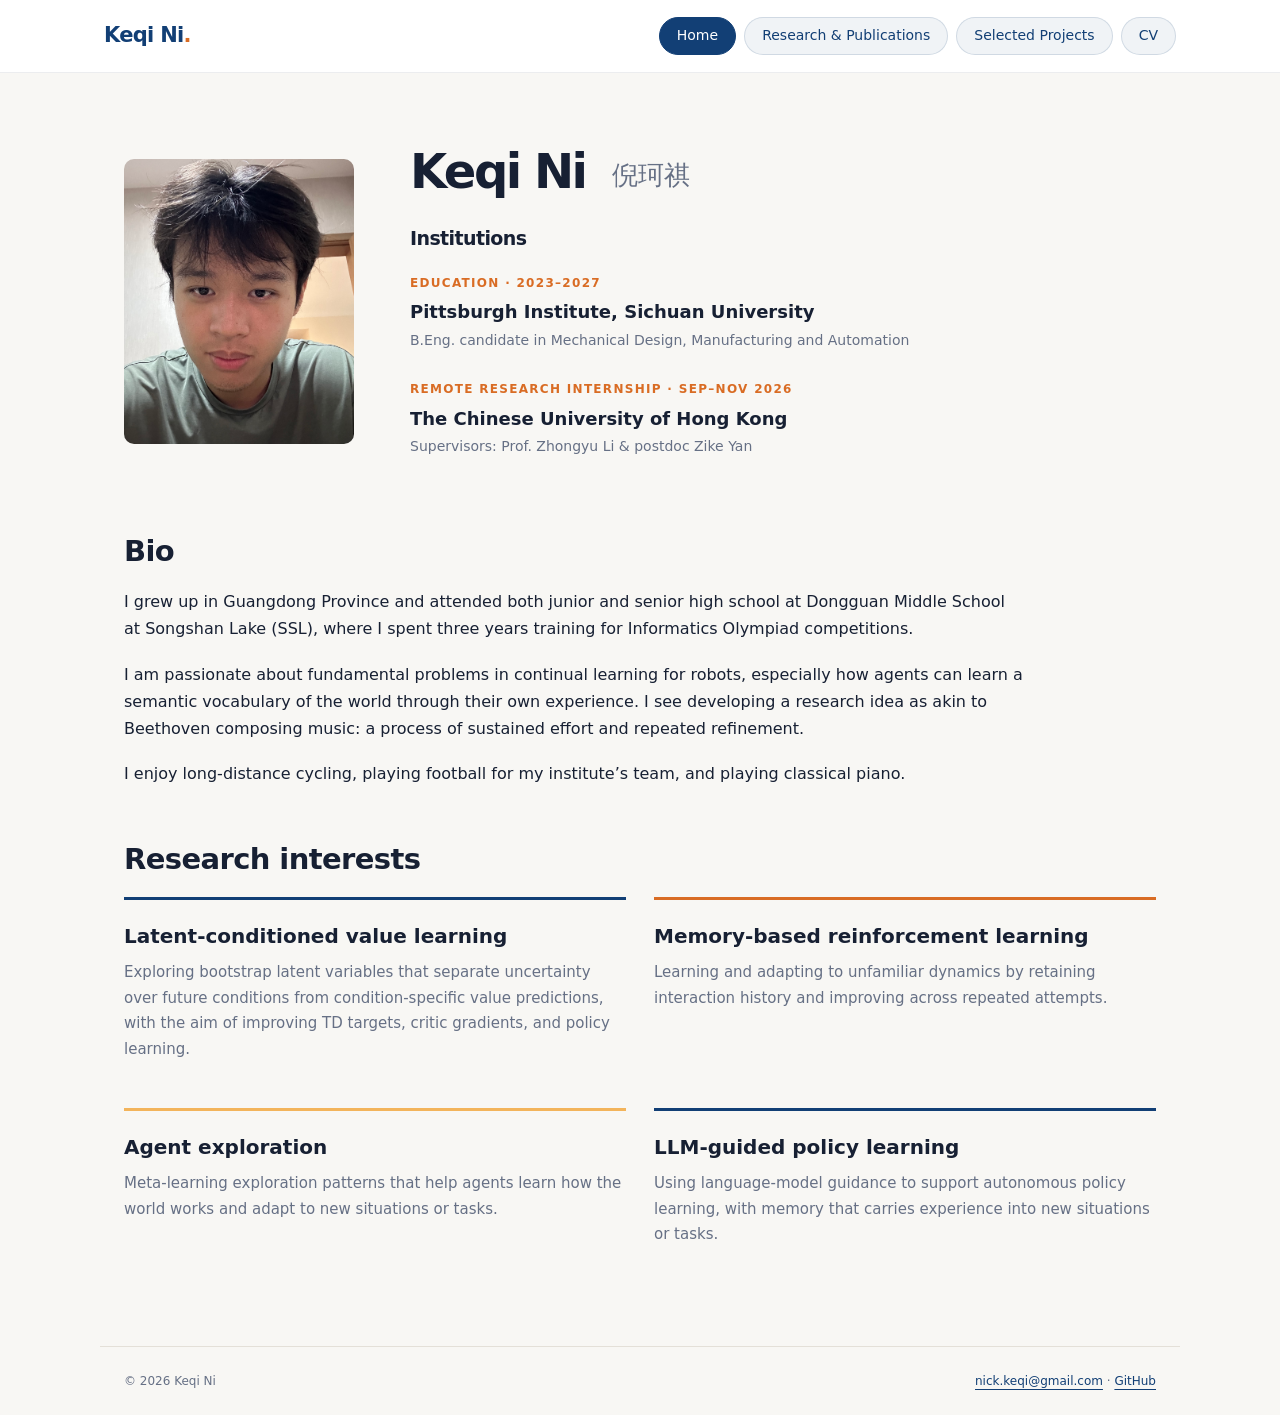
<file: index.html>
<!doctype html><html lang="en"><head><meta charset="utf-8"><meta name="viewport" content="width=device-width,initial-scale=1"><title>Home | Keqi Ni</title><meta name="description" content="Keqi Ni — agent exploration, LLM-guided policy learning, and memory-based reinforcement learning for adaptation."><meta name="theme-color" content="#123f75"><link rel="icon" href="assets/favicon.svg" type="image/svg+xml"><link rel="stylesheet" href="style.css"></head><body><a class="skip" href="#main">Skip to content</a><header><nav aria-label="Main navigation"><a class="brand" href="index.html">Keqi Ni<span>.</span></a><div class="navlinks"><a href="index.html" class="active" aria-current="page">Home</a><a href="research.html">Research & Publications</a><a href="project.html">Selected Projects</a><a href="cv.html">CV</a></div></nav></header><main id="main"><section class="profile-home"><img class="portrait" src="assets/portrait-selected-v2.jpg" alt="Keqi Ni"><div><h1>Keqi Ni <span class="chinese-name" lang="zh-Hans">倪珂祺</span></h1><h2>Institutions</h2><div class="institutions"><article><span class="small-label">Education · 2023–2027</span><h3>Pittsburgh Institute, Sichuan University</h3><p>B.Eng. candidate in Mechanical Design, Manufacturing and Automation</p></article><article><span class="small-label">Remote research internship · Sep–Nov 2026</span><h3>The Chinese University of Hong Kong</h3><p>Supervisors: Prof. Zhongyu Li &amp; postdoc Zike Yan</p></article></div></div></section><section class="bio"><h2>Bio</h2><p>I grew up in Guangdong Province and attended both junior and senior high school at Dongguan Middle School at Songshan Lake (SSL), where I spent three years training for Informatics Olympiad competitions.</p><p>I am passionate about fundamental problems in continual learning for robots, especially how agents can learn a semantic vocabulary of the world through their own experience. I see developing a research idea as akin to Beethoven composing music: a process of sustained effort and repeated refinement.</p><p>I enjoy long-distance cycling, playing football for my institute’s team, and playing classical piano.</p></section><section><h2>Research interests</h2><div class="grid3 research-directions"><article class="interest"><h3>Latent-conditioned value learning</h3><p>Exploring bootstrap latent variables that separate uncertainty over future conditions from condition-specific value predictions, with the aim of improving TD targets, critic gradients, and policy learning.</p></article><article class="interest"><h3>Memory-based reinforcement learning</h3><p>Learning and adapting to unfamiliar dynamics by retaining interaction history and improving across repeated attempts.</p></article><article class="interest"><h3>Agent exploration</h3><p>Meta-learning exploration patterns that help agents learn how the world works and adapt to new situations or tasks.</p></article><article class="interest"><h3>LLM-guided policy learning</h3><p>Using language-model guidance to support autonomous policy learning, with memory that carries experience into new situations or tasks.</p></article></div></section></main><footer><span>© 2026 Keqi Ni</span><span><a href="mailto:nick.keqi@gmail.com">nick.keqi@gmail.com</a> · <a href="https://github.com/Ericnicki">GitHub</a></span></footer></body></html>
</file>
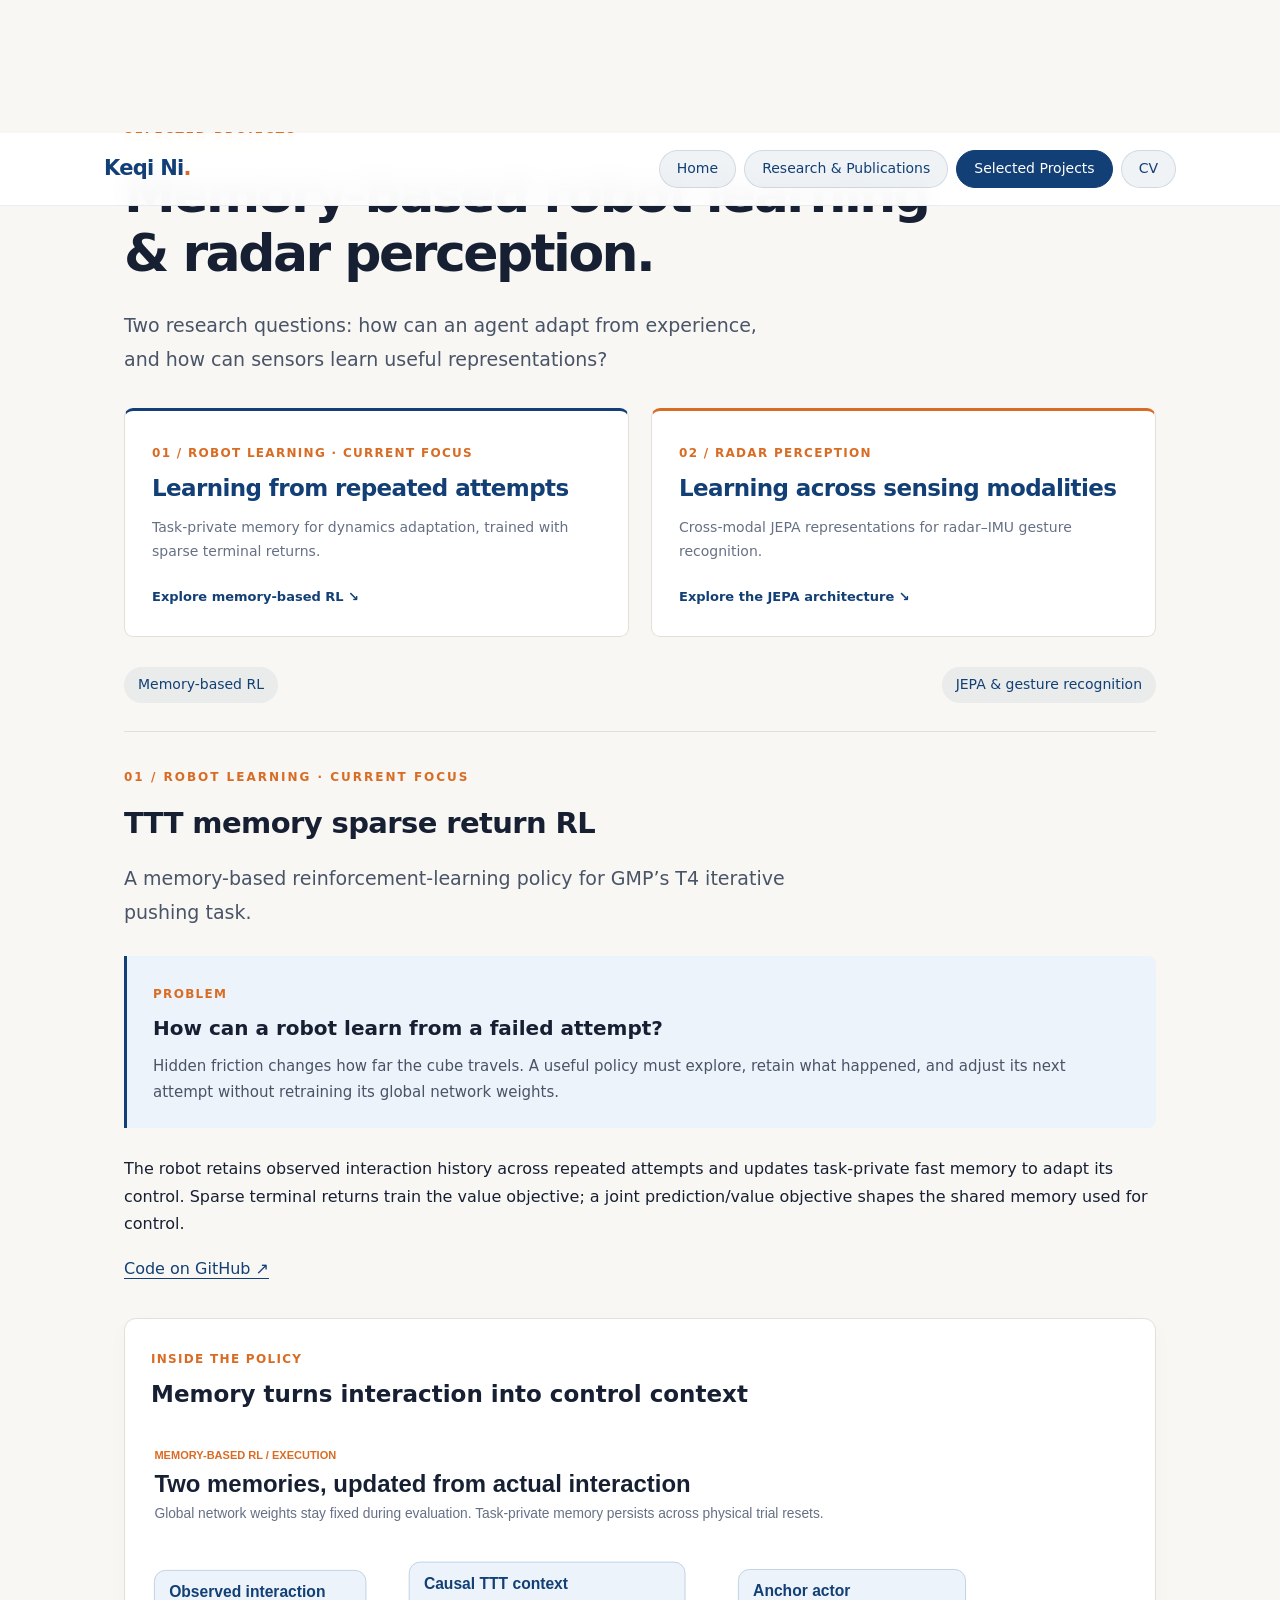
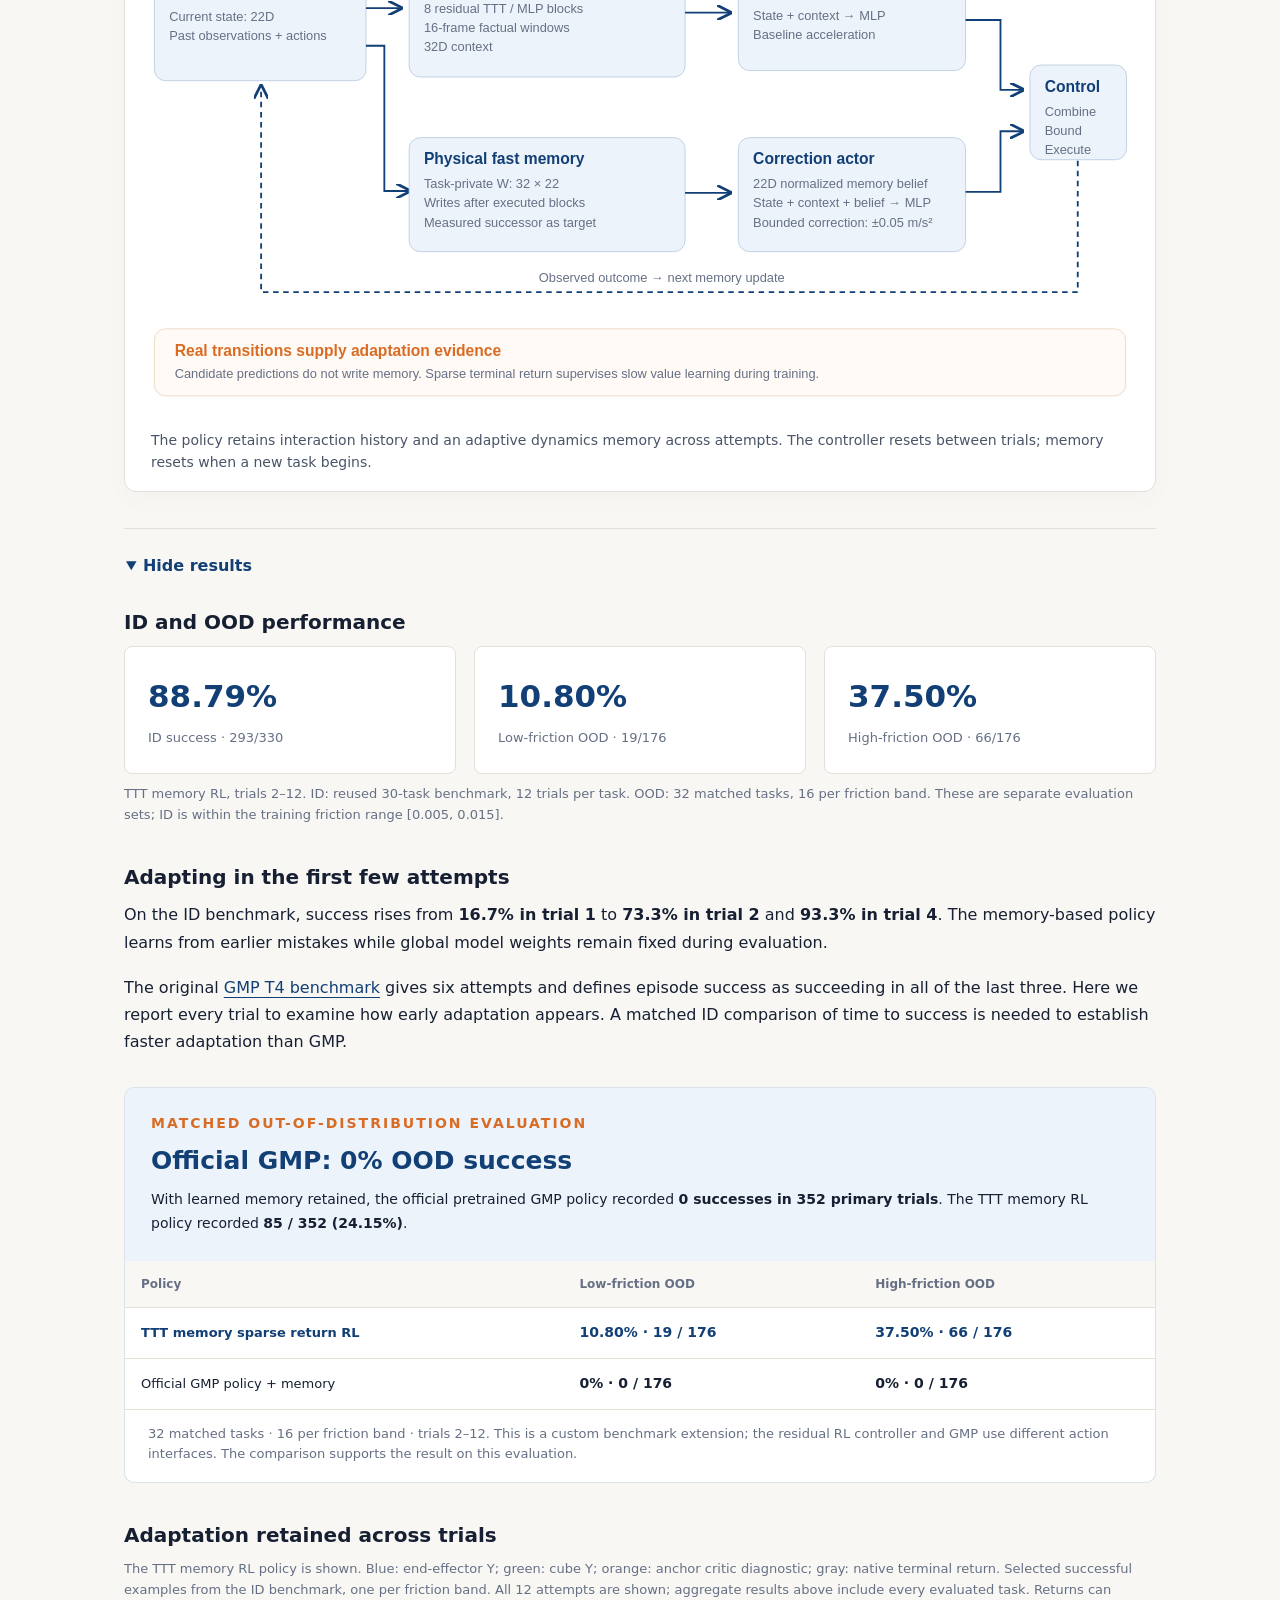
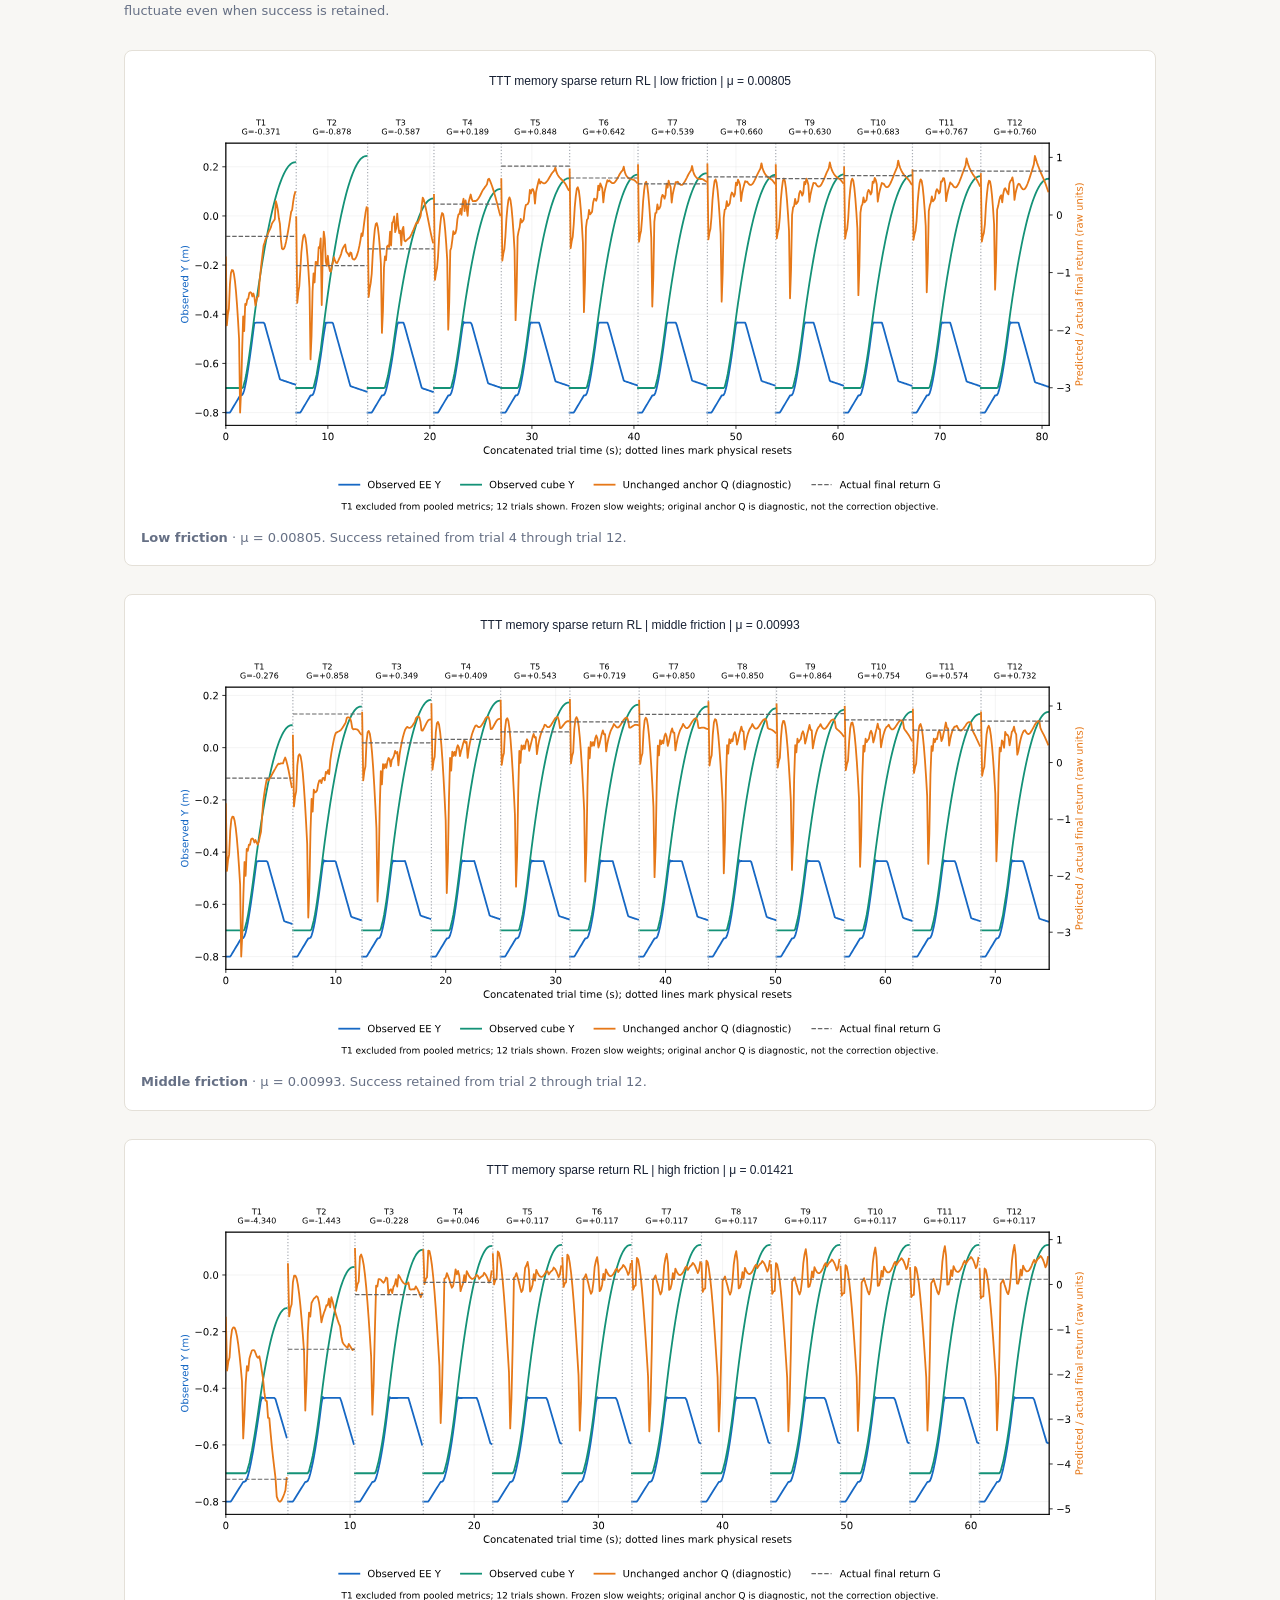
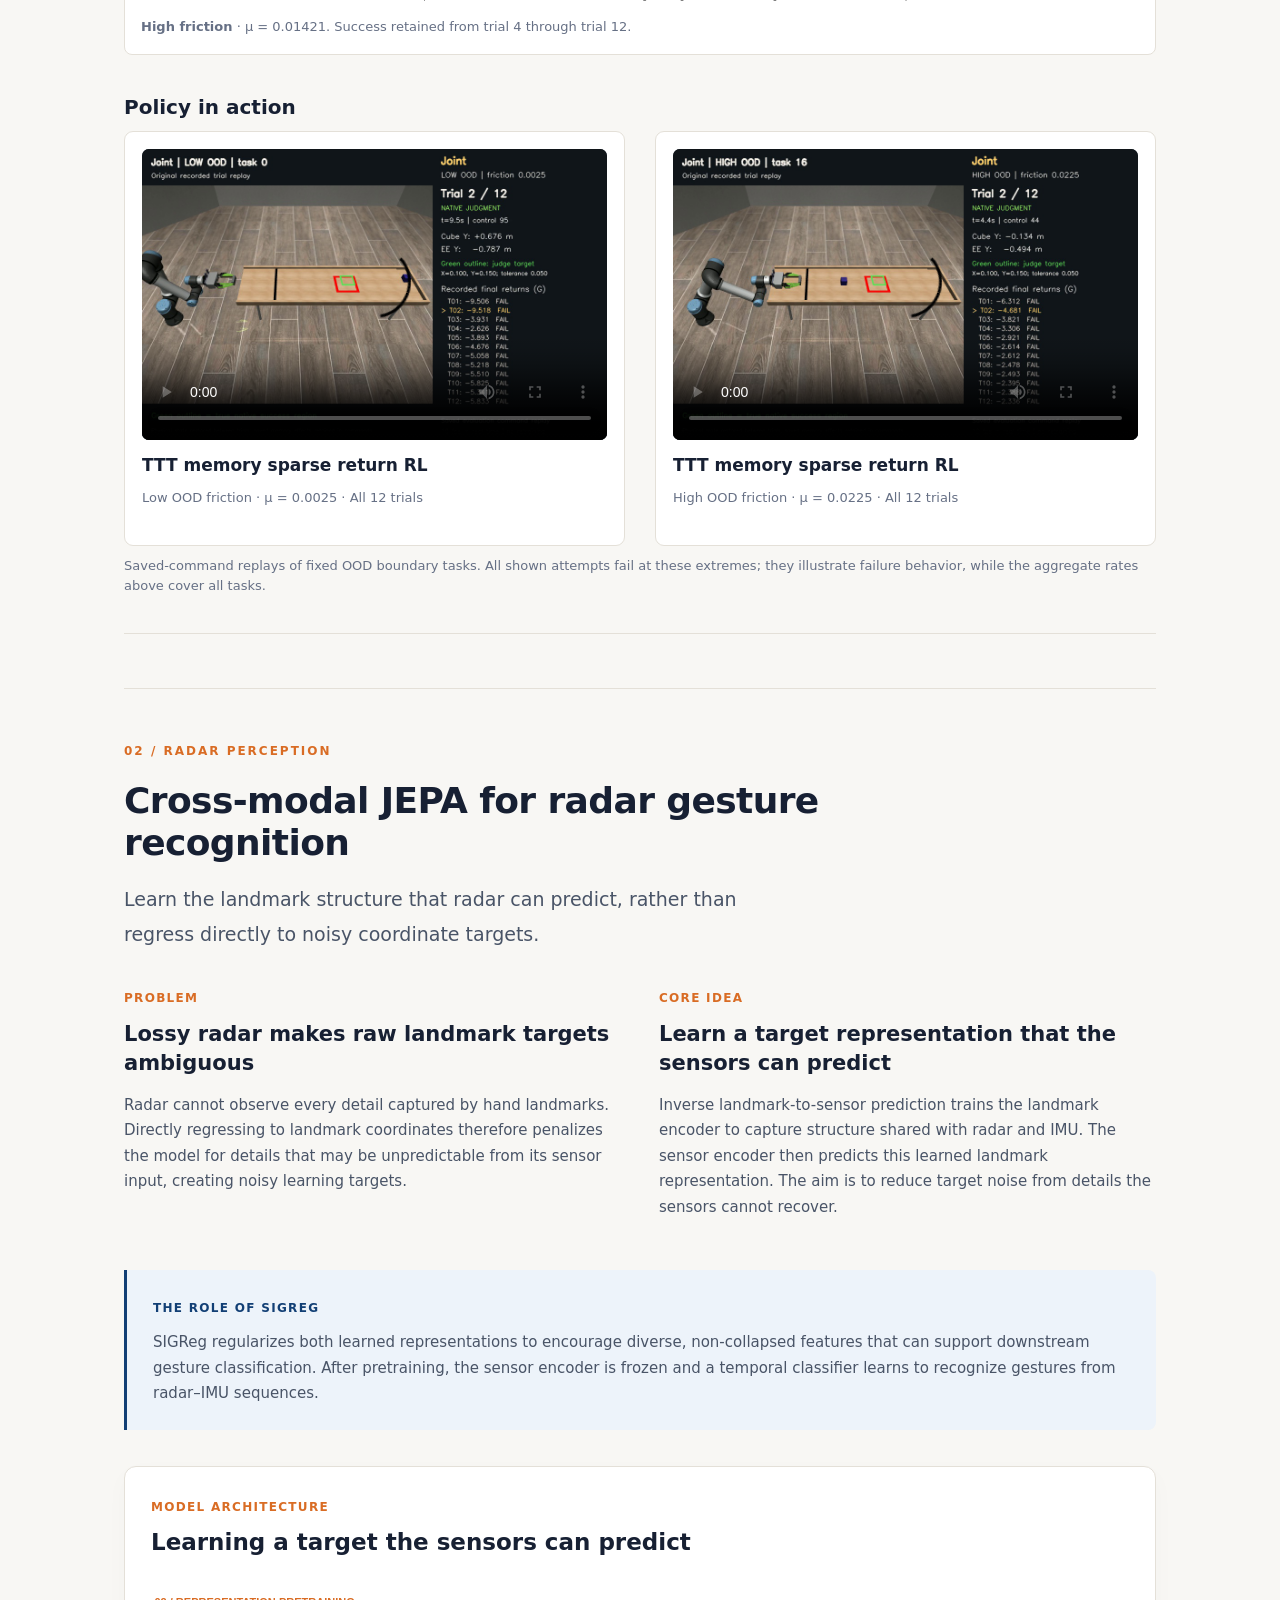
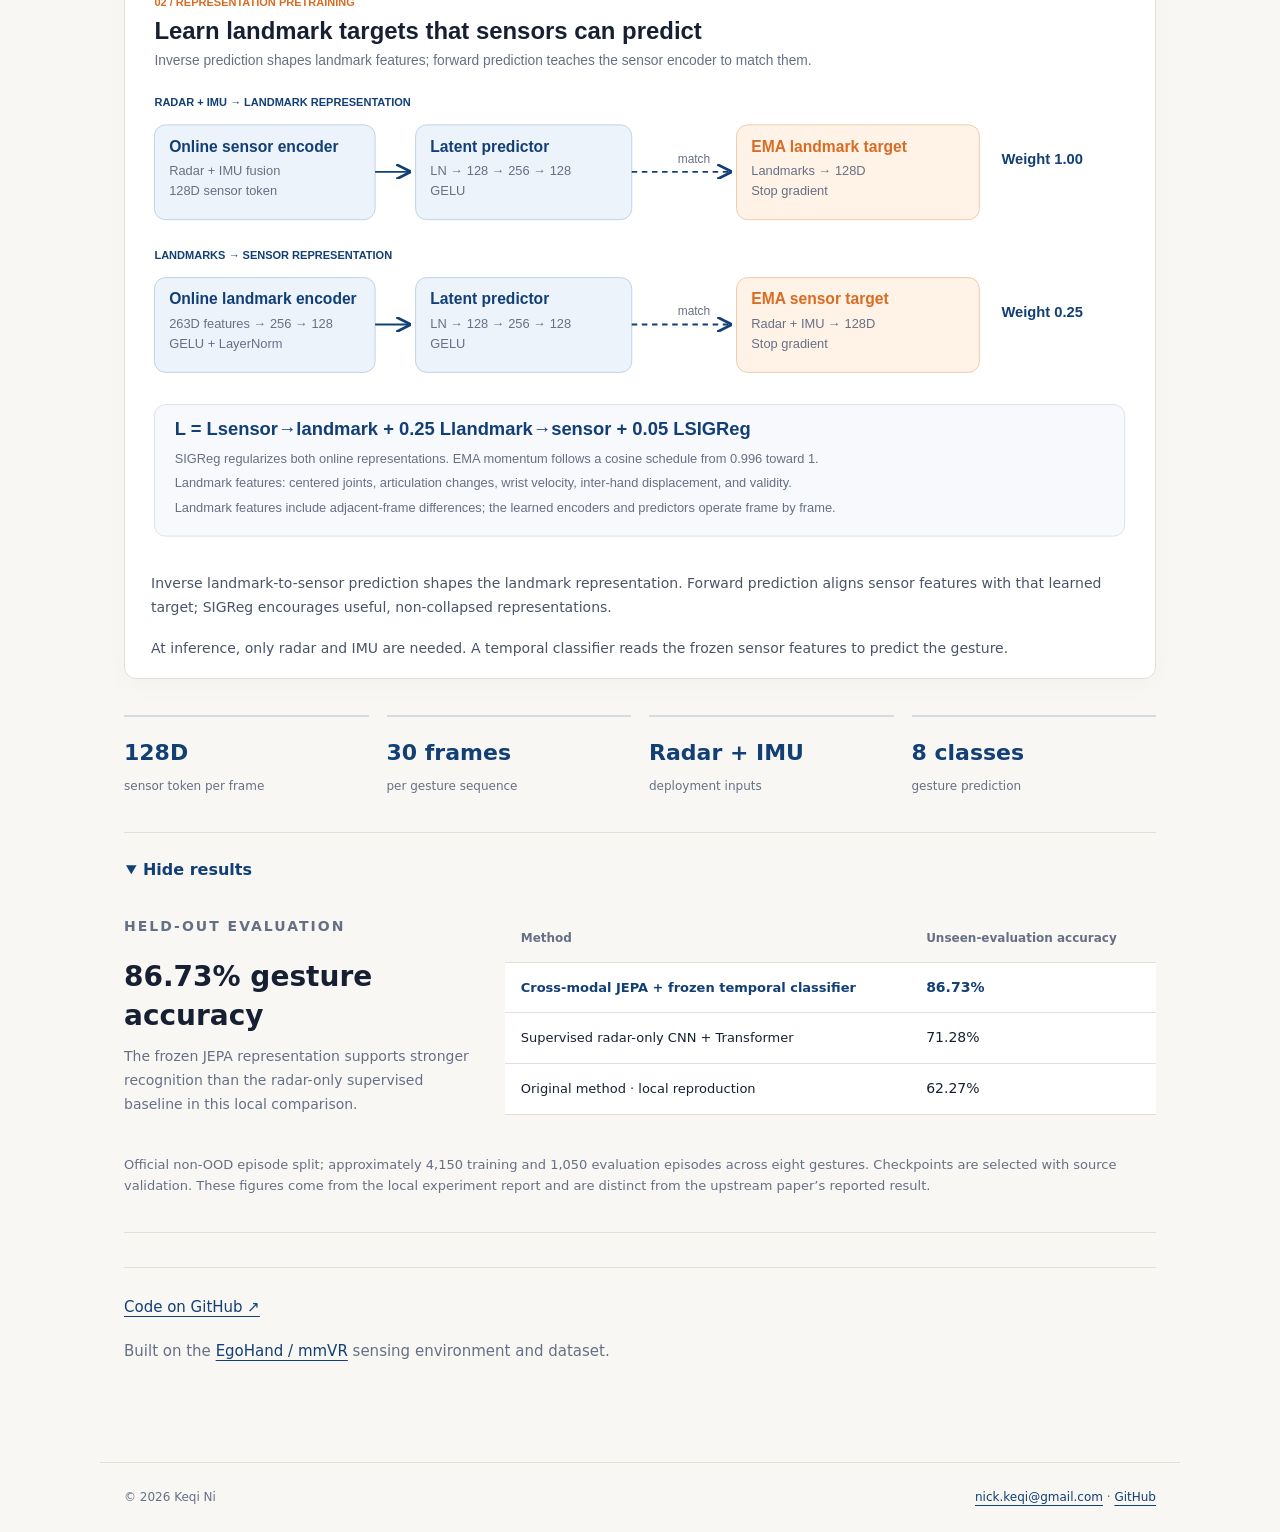
<file: research/gmp-t4/index.html>
<!doctype html><html lang="en"><head><meta charset="utf-8"><meta http-equiv="refresh" content="0; url=../../project.html#ttt"><title>Selected Projects | Keqi Ni</title></head><body><a href="../../project.html#ttt">Selected Projects</a></body></html>
</file>
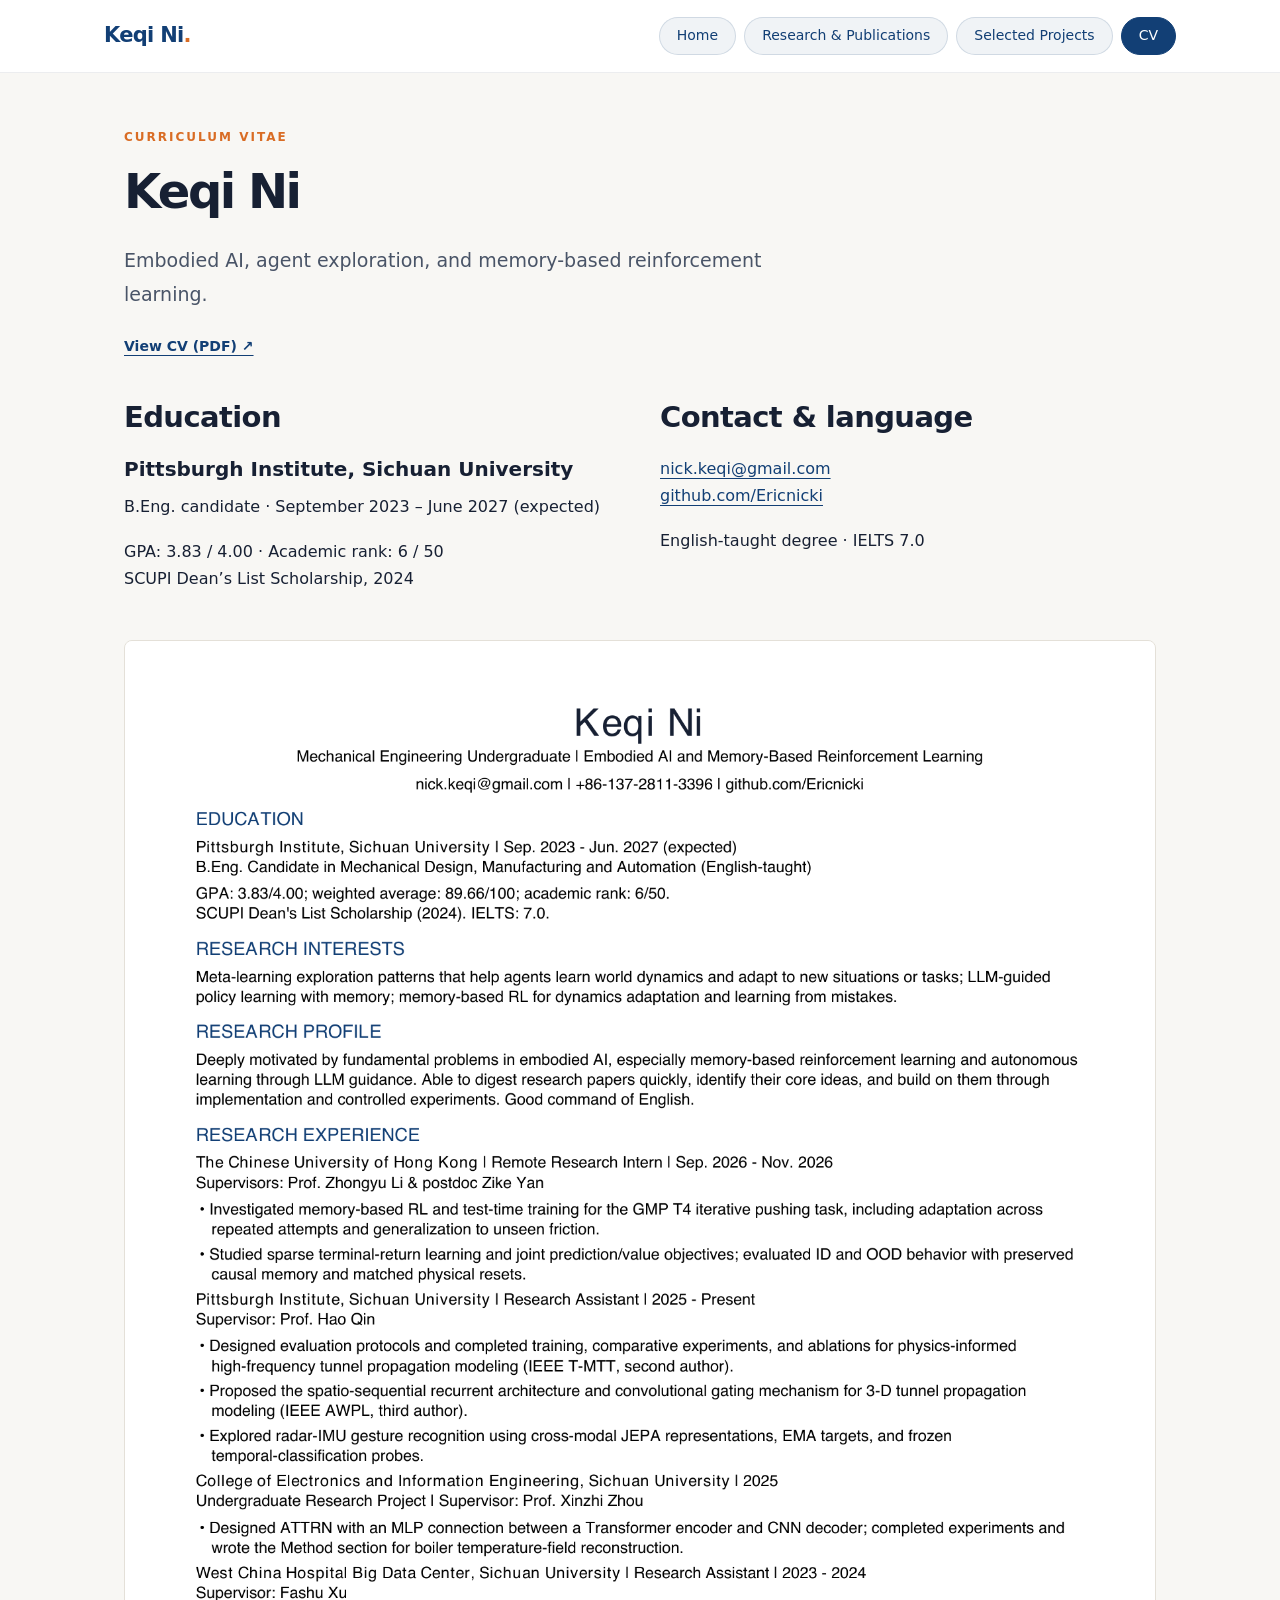
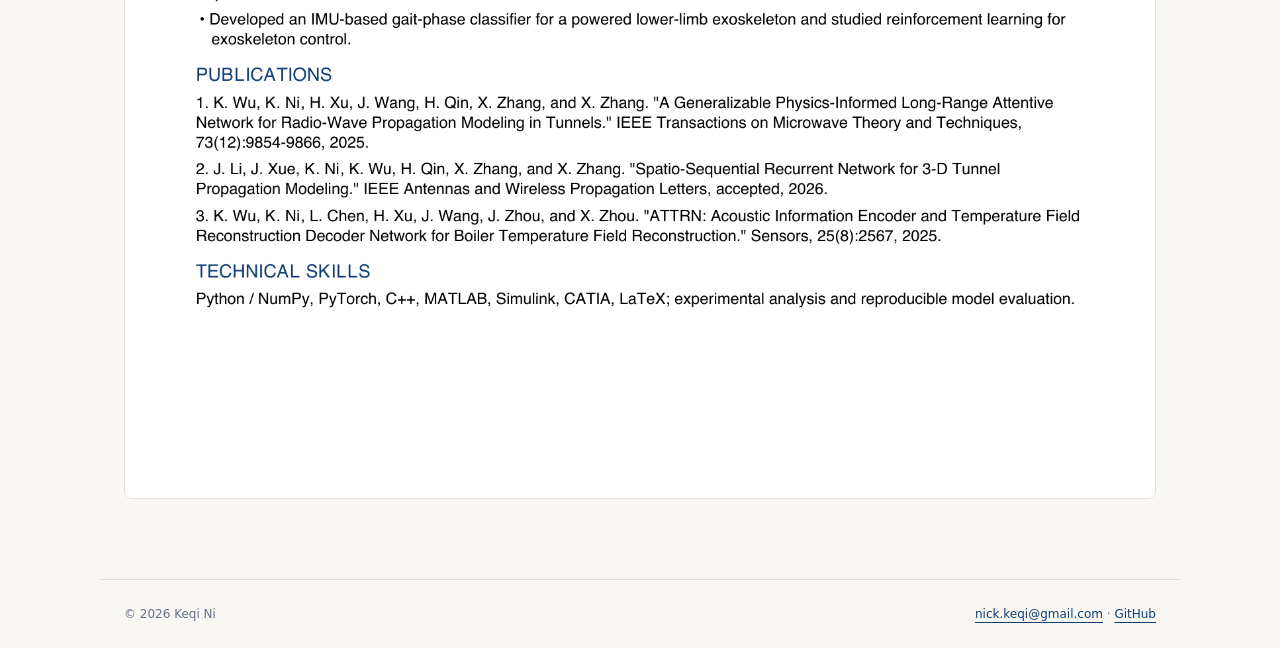
<file: cv.html>
<!doctype html><html lang="en"><head><meta charset="utf-8"><meta name="viewport" content="width=device-width,initial-scale=1"><title>CV | Keqi Ni</title><meta name="description" content="Keqi Ni — agent exploration, LLM-guided policy learning, and memory-based reinforcement learning for adaptation."><meta name="theme-color" content="#123f75"><link rel="icon" href="assets/favicon.svg" type="image/svg+xml"><link rel="stylesheet" href="style.css"></head><body><a class="skip" href="#main">Skip to content</a><header><nav aria-label="Main navigation"><a class="brand" href="index.html">Keqi Ni<span>.</span></a><div class="navlinks"><a href="index.html">Home</a><a href="research.html">Research & Publications</a><a href="project.html">Selected Projects</a><a href="cv.html" class="active" aria-current="page">CV</a></div></nav></header><main id="main"><div class="intro"><p class="eyebrow">Curriculum vitae</p><h1>Keqi Ni</h1><p class="lead">Embodied AI, agent exploration, and memory-based reinforcement learning.</p><div class="actions"><a class="text-link" href="assets/CV_Keqi_Ni.pdf">View CV (PDF) ↗</a></div></div><div class="two-col"><div><h2>Education</h2><h3>Pittsburgh Institute, Sichuan University</h3><p>B.Eng. candidate · September 2023 – June 2027 (expected)</p><p>GPA: 3.83 / 4.00 · Academic rank: 6 / 50<br>SCUPI Dean’s List Scholarship, 2024</p></div><div><h2>Contact & language</h2><p><a href="mailto:nick.keqi@gmail.com">nick.keqi@gmail.com</a><br><a href="https://github.com/Ericnicki">github.com/Ericnicki</a></p><p>English-taught degree · IELTS 7.0</p></div></div><img class="cv-preview" src="assets/cv-preview.png" width="1556" height="2200" alt="Curriculum vitae of Keqi Ni, including education, research experience, publications and technical skills. Use the PDF link above for selectable text."></main><footer><span>© 2026 Keqi Ni</span><span><a href="mailto:nick.keqi@gmail.com">nick.keqi@gmail.com</a> · <a href="https://github.com/Ericnicki">GitHub</a></span></footer></body></html>
</file>
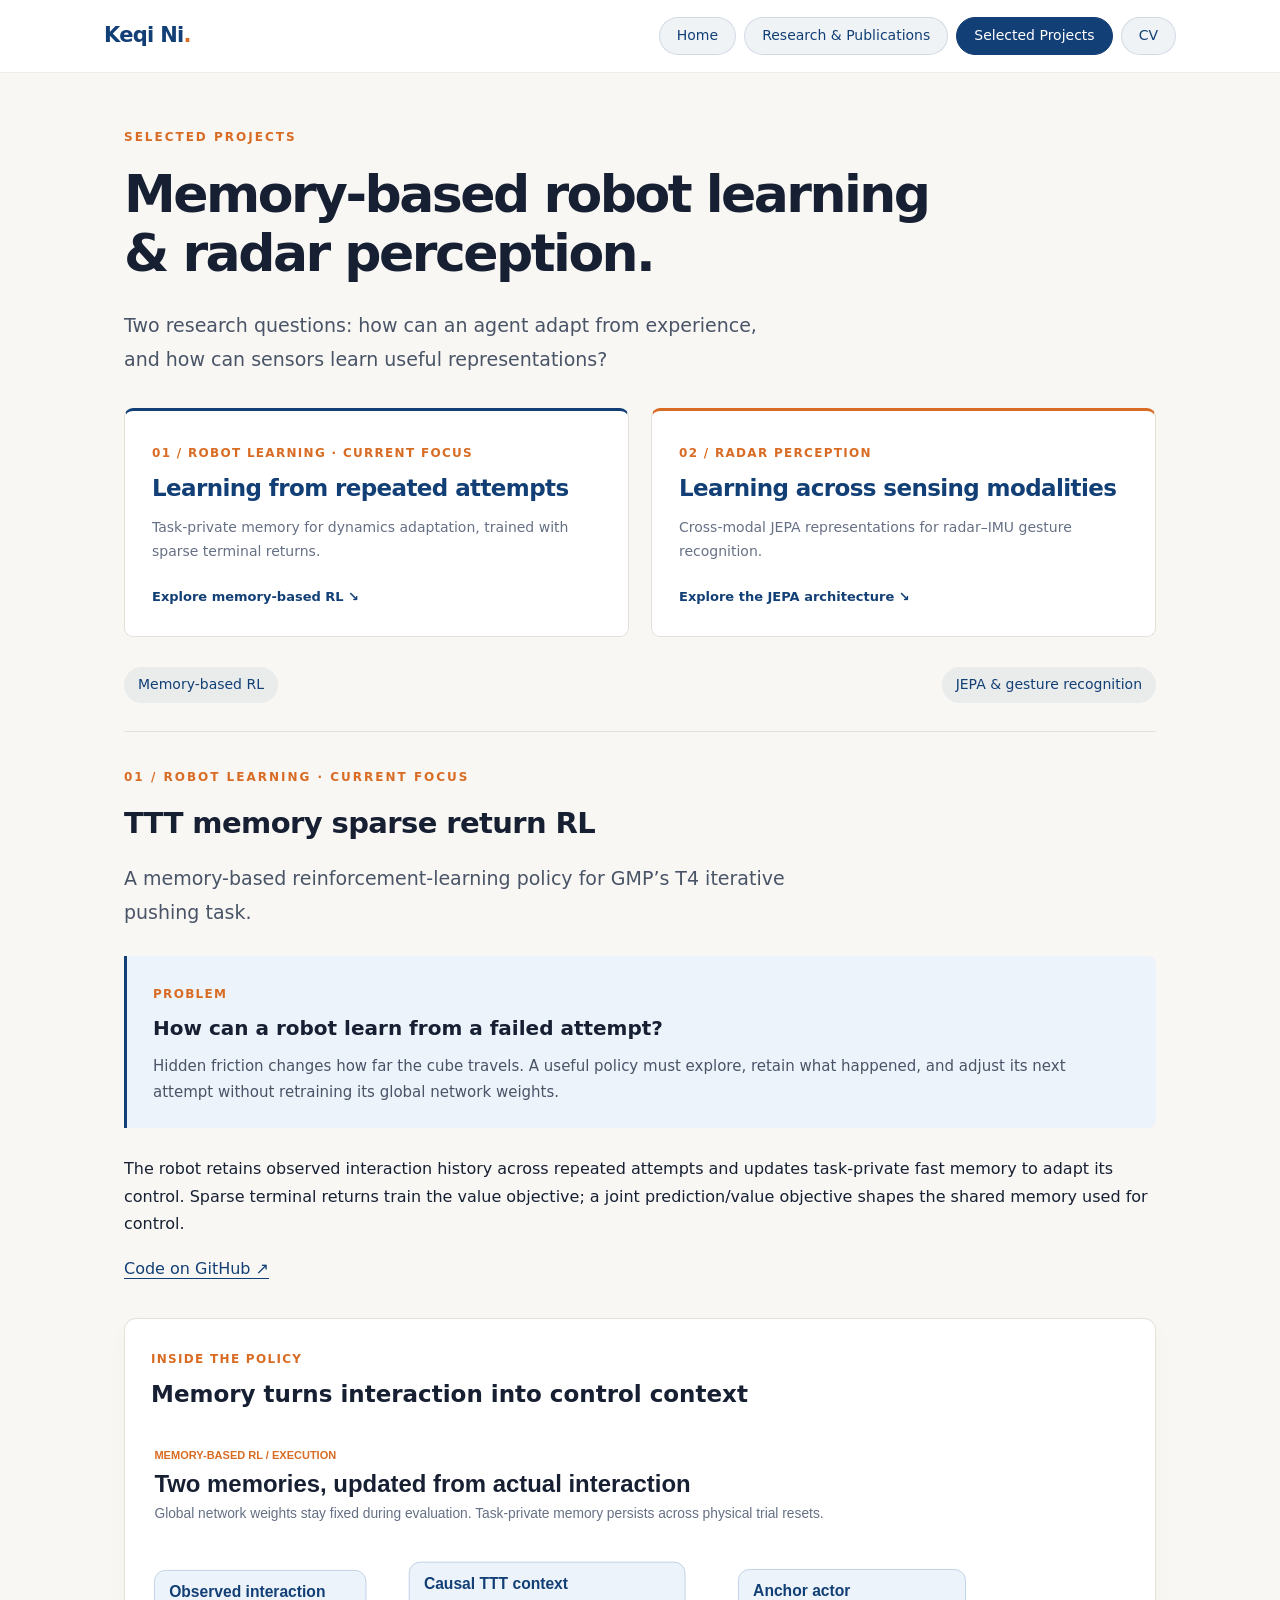
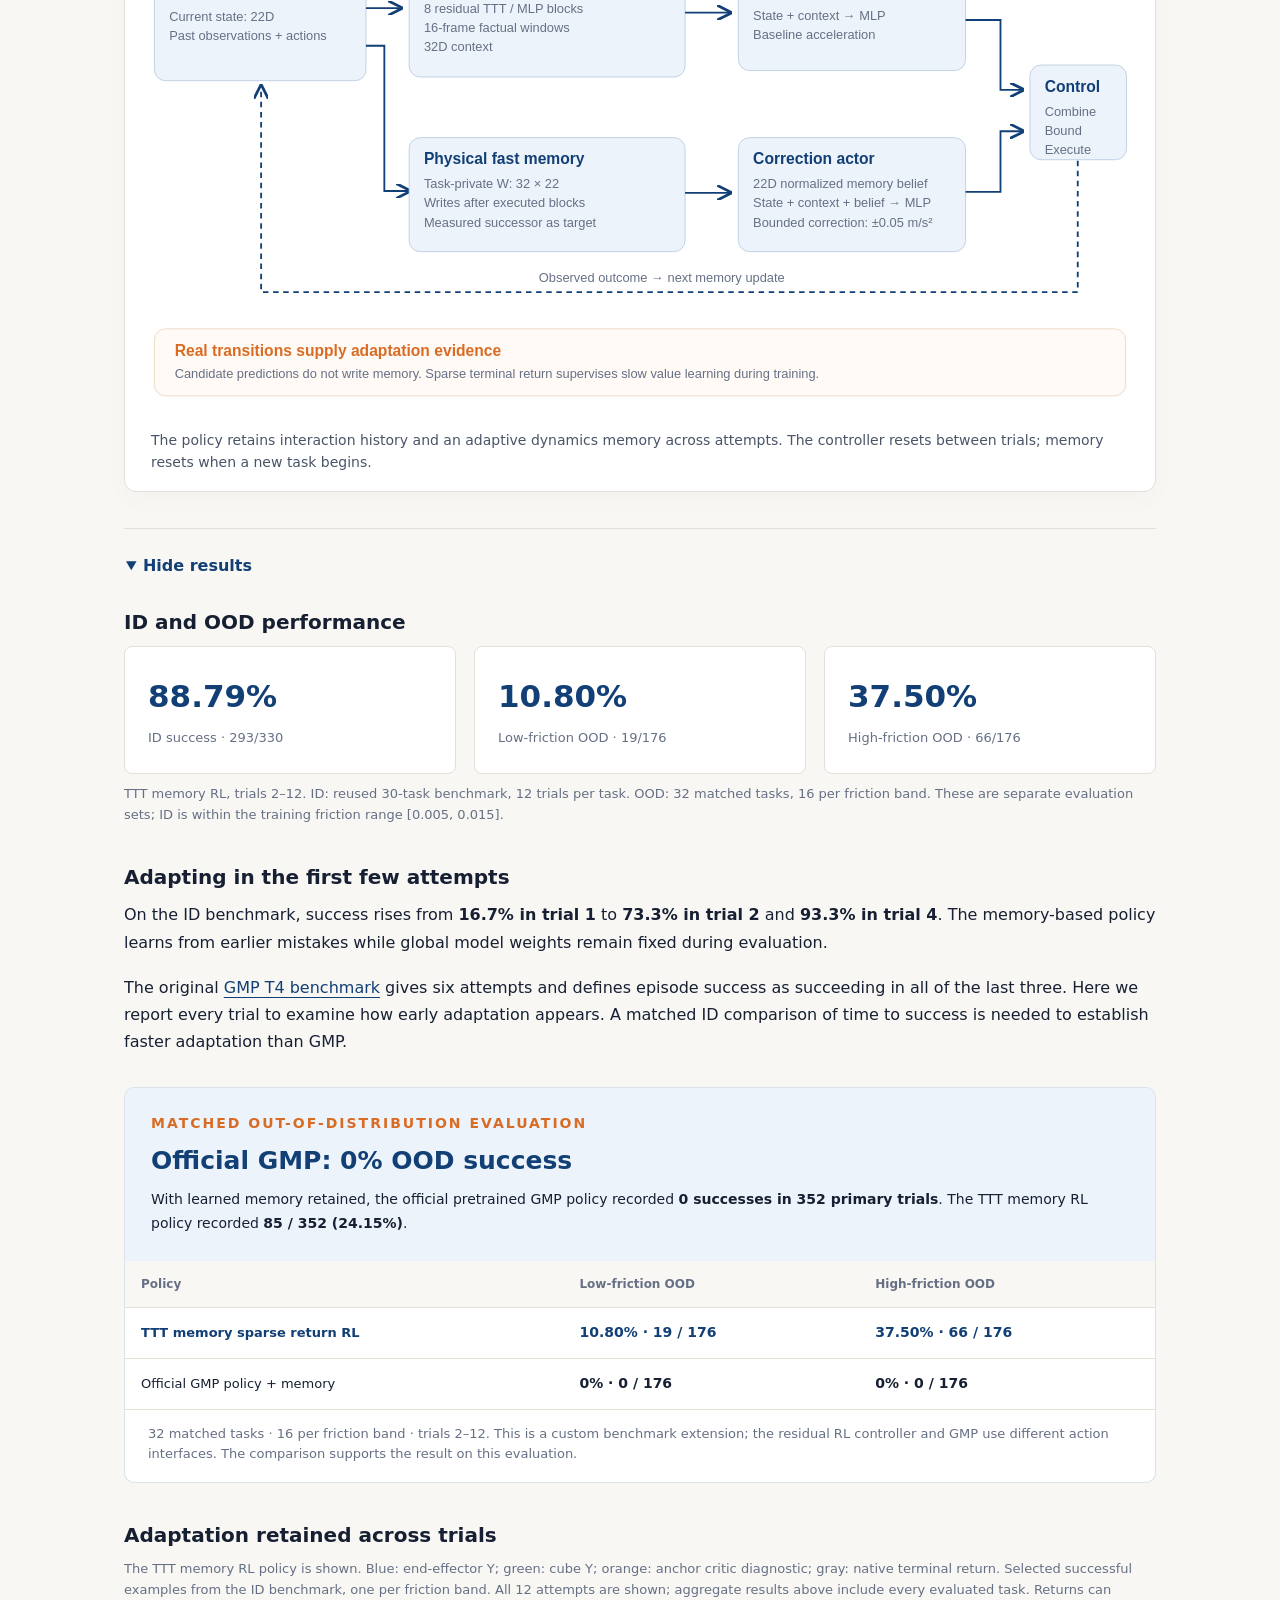
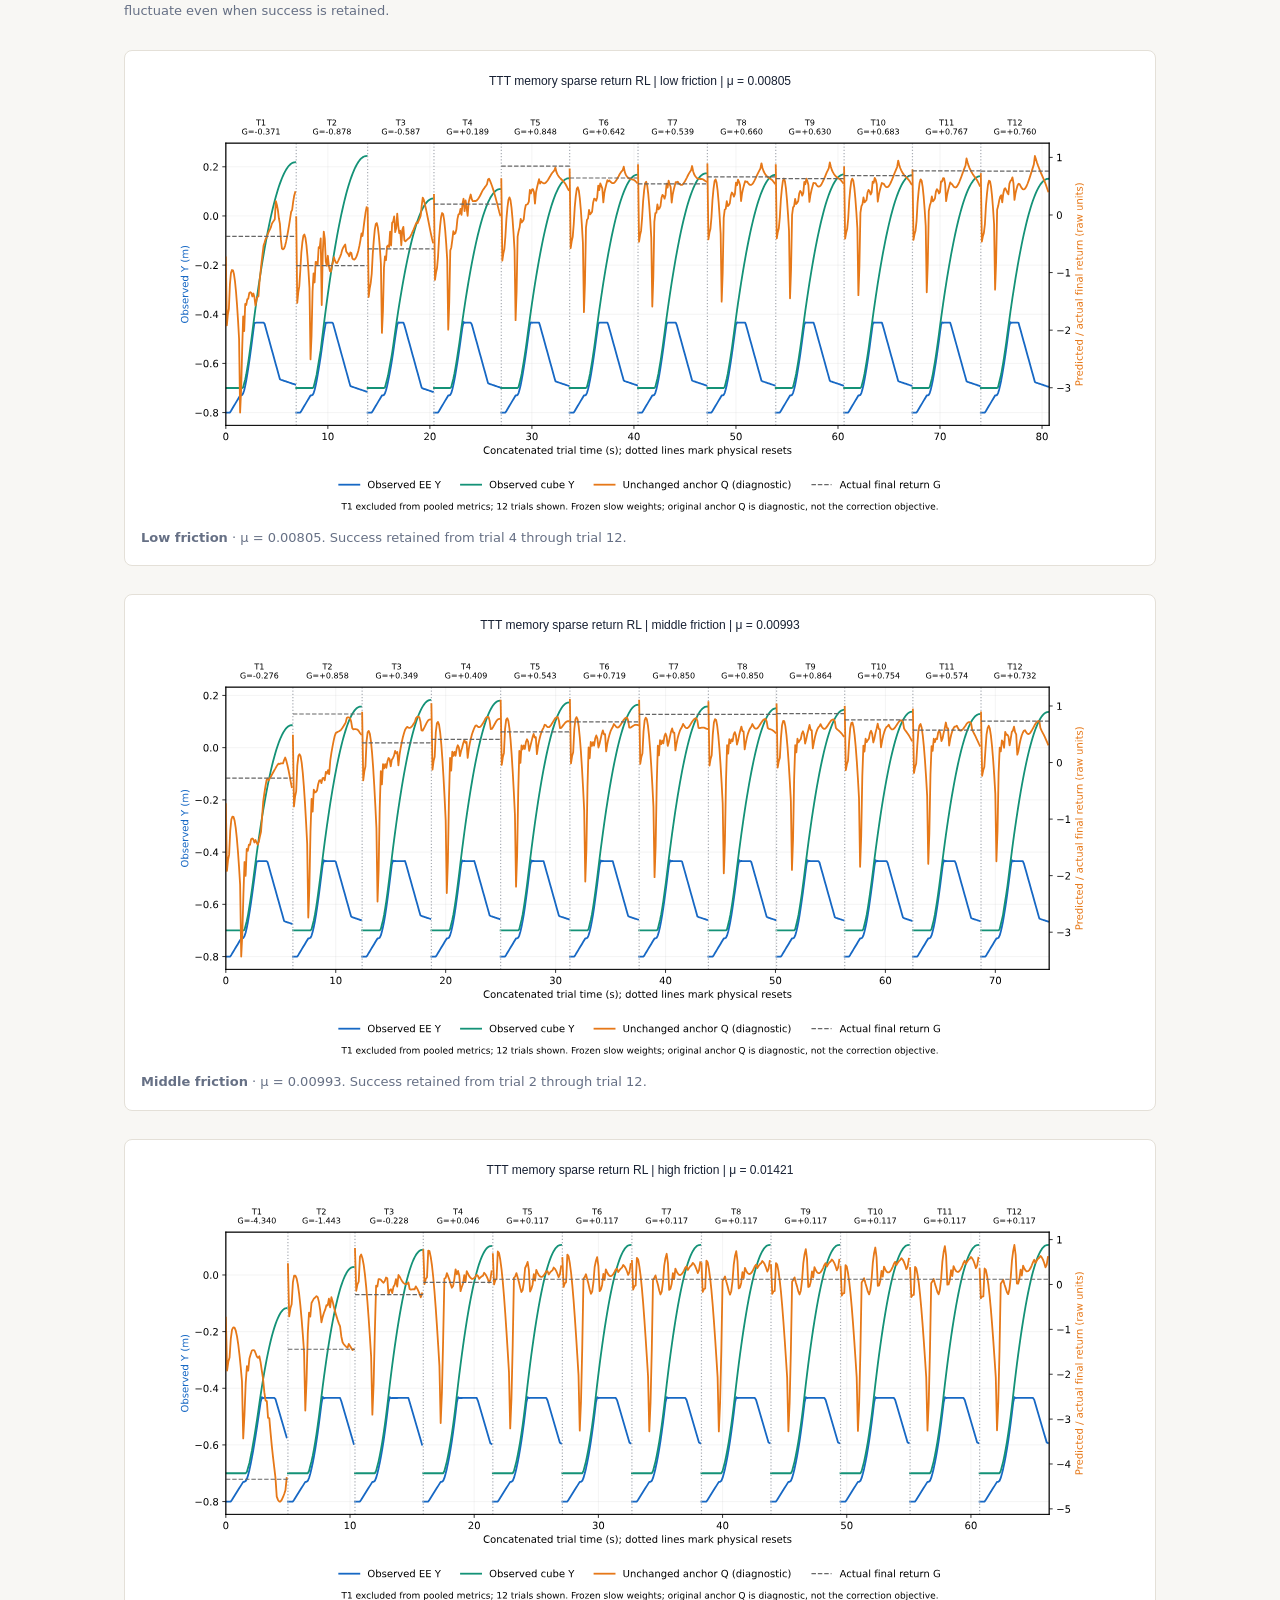
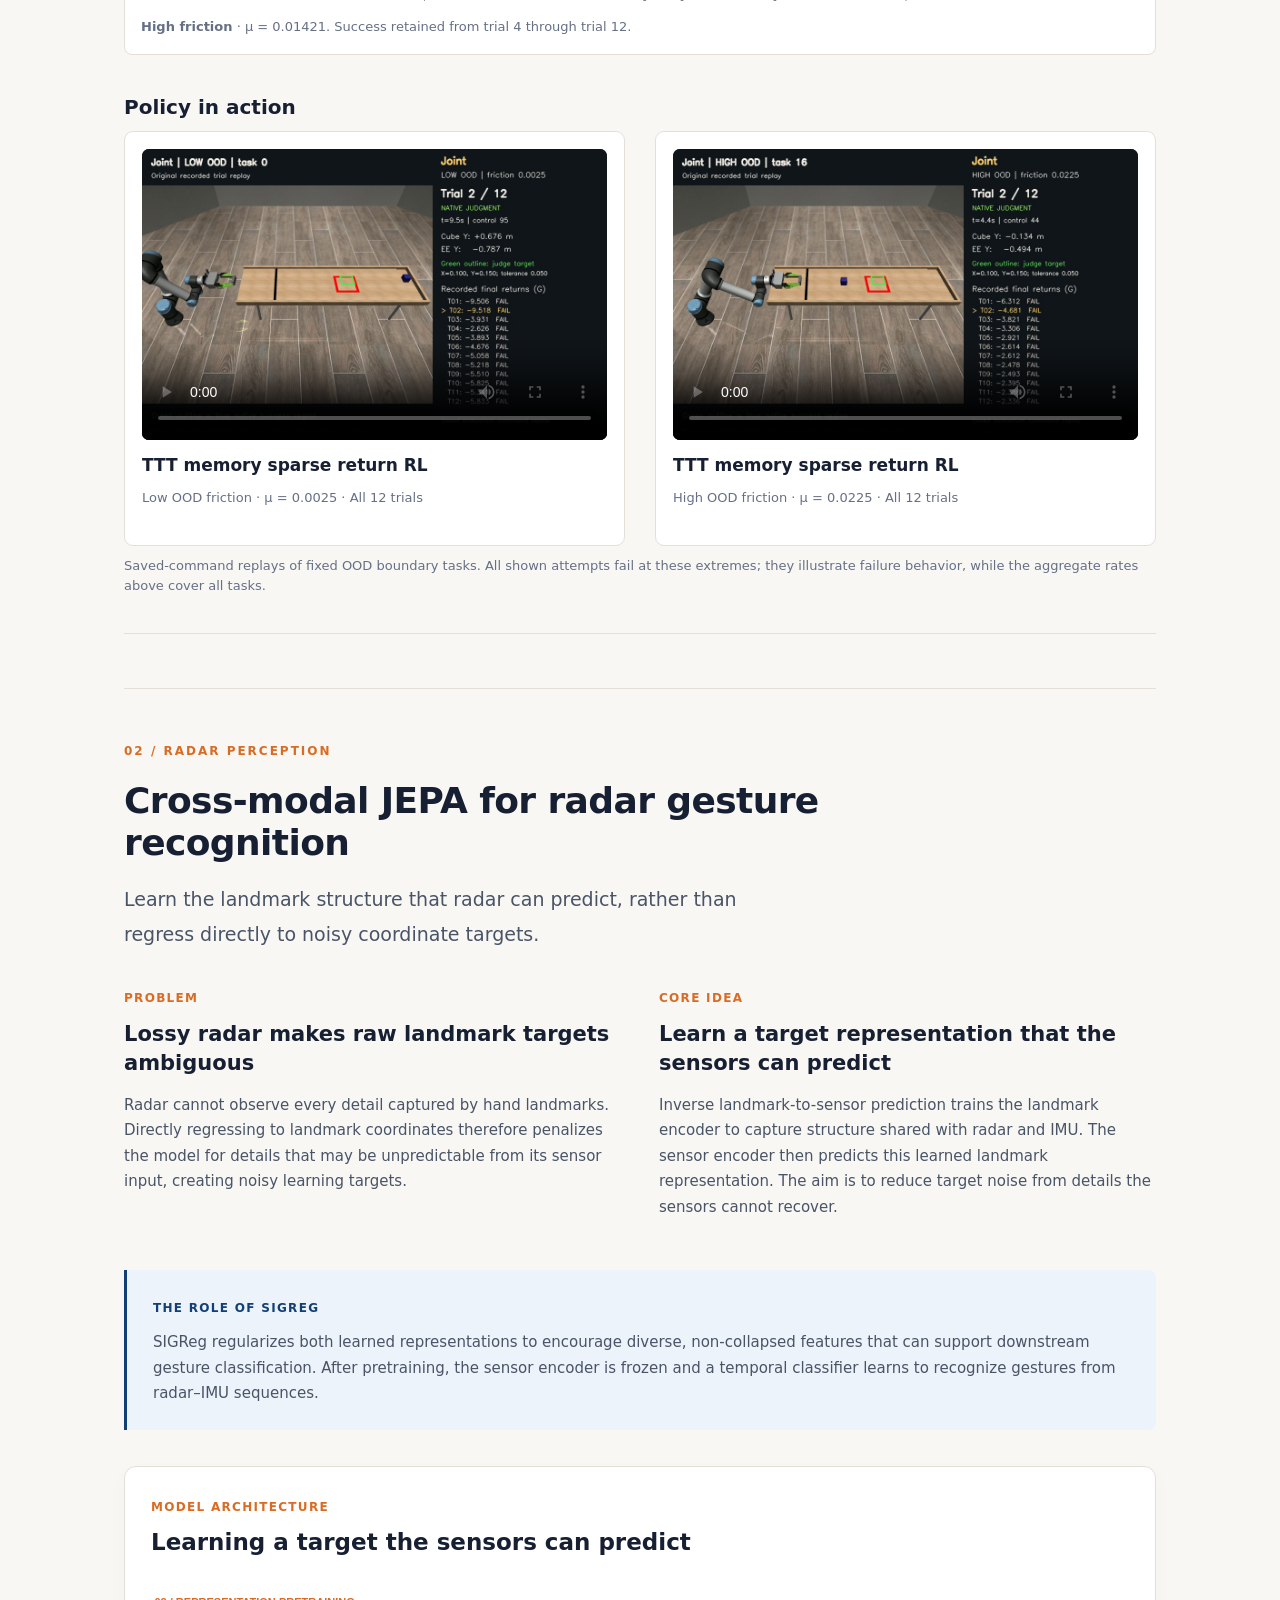
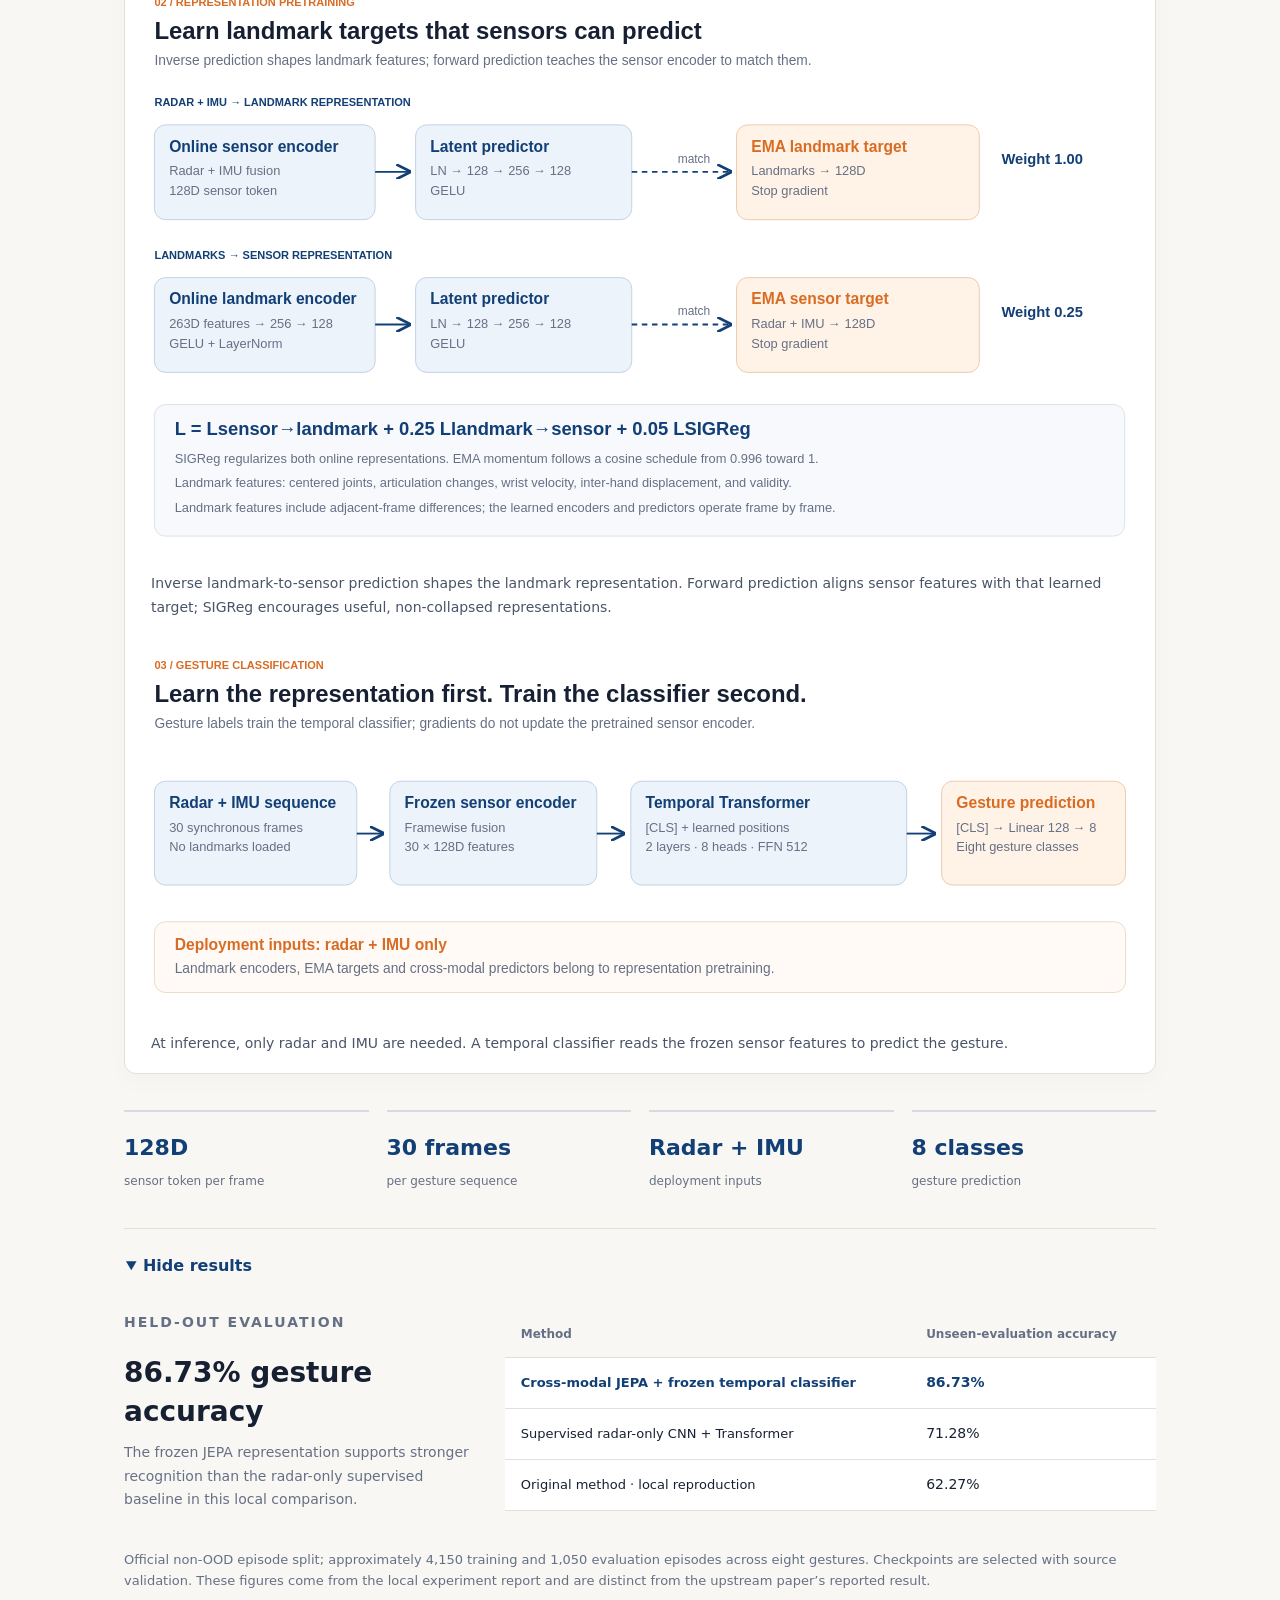
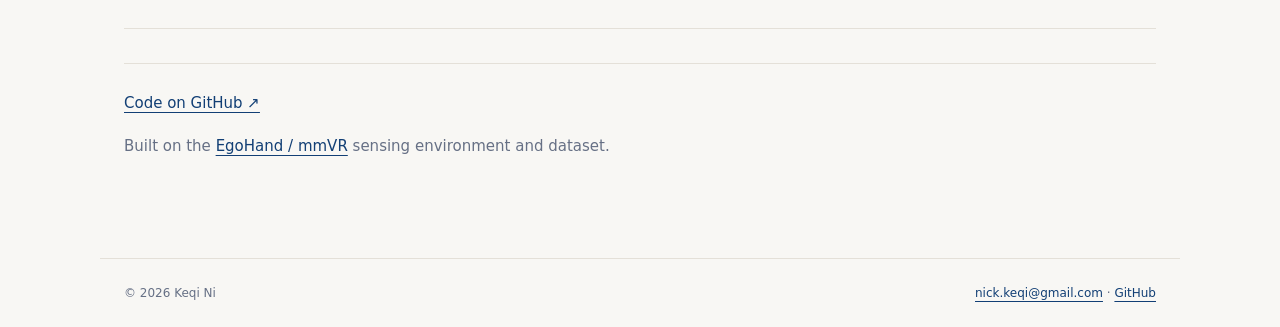
<file: project.html>
<!doctype html><html lang="en"><head><meta charset="utf-8"><meta name="viewport" content="width=device-width,initial-scale=1"><title>Selected Projects | Keqi Ni</title><meta name="description" content="Keqi Ni — agent exploration, LLM-guided policy learning, and memory-based reinforcement learning for adaptation."><meta name="theme-color" content="#123f75"><link rel="icon" href="assets/favicon.svg" type="image/svg+xml"><link rel="stylesheet" href="style.css"></head><body><a class="skip" href="#main">Skip to content</a><header><nav aria-label="Main navigation"><a class="brand" href="index.html">Keqi Ni<span>.</span></a><div class="navlinks"><a href="index.html">Home</a><a href="research.html">Research & Publications</a><a href="project.html" class="active" aria-current="page">Selected Projects</a><a href="cv.html">CV</a></div></nav></header><main id="main"><div class="intro project-intro"><p class="eyebrow">Selected projects</p><h1>Memory-based robot learning<br>&amp; radar perception.</h1><p class="lead">Two research questions: how can an agent adapt from experience, and how can sensors learn useful representations?</p></div><div class="project-overview"><a href="#ttt" class="overview-card"><span class="small-label">01 / Robot learning · Current focus</span><h2>Learning from repeated attempts</h2><p>Task-private memory for dynamics adaptation, trained with sparse terminal returns.</p><span class="overview-link">Explore memory-based RL ↘</span></a><a href="#jepa" class="overview-card"><span class="small-label">02 / Radar perception</span><h2>Learning across sensing modalities</h2><p>Cross-modal JEPA representations for radar–IMU gesture recognition.</p><span class="overview-link">Explore the JEPA architecture ↘</span></a></div><nav class="project-jump" aria-label="Project sections"><a href="#ttt">Memory-based RL</a><a href="#jepa">JEPA & gesture recognition</a></nav><section id="ttt"><p class="eyebrow">01 / Robot learning · Current focus</p><h2>TTT memory sparse return RL</h2><p class="lead">A memory-based reinforcement-learning policy for GMP’s T4 iterative pushing task.</p><div class="problem-statement"><span class="small-label">Problem</span><h3>How can a robot learn from a failed attempt?</h3><p>Hidden friction changes how far the cube travels. A useful policy must explore, retain what happened, and adjust its next attempt without retraining its global network weights.</p></div><p>The robot retains observed interaction history across repeated attempts and updates task-private fast memory to adapt its control. Sparse terminal returns train the value objective; a joint prediction/value objective shapes the shared memory used for control.</p><p class="project-source"><a href="https://github.com/Ericnicki/Ericnicki.github.io/tree/main/research/gmp-t4">Code on GitHub ↗</a></p><div class="architecture-card rl-architecture"><div class="architecture-heading"><div><span class="small-label">Inside the policy</span><h3>Memory turns interaction into control context</h3></div></div><div class="arch-viewport"><img class="architecture-image" src="assets/ttt-memory-architecture.svg" alt="Joint TTT policy architecture with an eight-block causal context network, physical fast memory, anchor actor, correction actor and observed-outcome feedback" loading="lazy"></div><p class="caption">The policy retains interaction history and an adaptive dynamics memory across attempts. The controller resets between trials; memory resets when a new task begins.</p></div><details class="results-disclosure" open><summary><span class="results-show">Show results</span><span class="results-hide">Hide results</span></summary><div class="results-content"><h3 class="spaced">ID and OOD performance</h3><div class="metric-grid"><article><strong>88.79%</strong><span>ID success · 293/330</span></article><article><strong>10.80%</strong><span>Low-friction OOD · 19/176</span></article><article><strong>37.50%</strong><span>High-friction OOD · 66/176</span></article></div><p class="caption">TTT memory RL, trials 2–12. ID: reused 30-task benchmark, 12 trials per task. OOD: 32 matched tasks, 16 per friction band. These are separate evaluation sets; ID is within the training friction range [0.005, 0.015].</p><h3 class="spaced">Adapting in the first few attempts</h3><p>On the ID benchmark, success rises from <strong>16.7% in trial 1</strong> to <strong>73.3% in trial 2</strong> and <strong>93.3% in trial 4</strong>. The memory-based policy learns from earlier mistakes while global model weights remain fixed during evaluation.</p><p>The original <a href="https://gated-memory-policy.github.io/">GMP T4 benchmark</a> gives six attempts and defines episode success as succeeding in all of the last three. Here we report every trial to examine how early adaptation appears. A matched ID comparison of time to success is needed to establish faster adaptation than GMP.</p><div class="ood-comparison"><div class="comparison-heading"><p class="eyebrow">Matched out-of-distribution evaluation</p><h3>Official GMP: 0% OOD success</h3><p>With learned memory retained, the official pretrained GMP policy recorded <strong>0 successes in 352 primary trials</strong>. The TTT memory RL policy recorded <strong>85 / 352 (24.15%)</strong>.</p></div><div class="table-wrap"><table><thead><tr><th scope="col">Policy</th><th scope="col">Low-friction OOD</th><th scope="col">High-friction OOD</th></tr></thead><tbody><tr class="highlight"><th scope="row">TTT memory sparse return RL</th><td>10.80% · 19 / 176</td><td>37.50% · 66 / 176</td></tr><tr><th scope="row">Official GMP policy + memory</th><td><strong>0% · 0 / 176</strong></td><td><strong>0% · 0 / 176</strong></td></tr></tbody></table></div><p class="caption">32 matched tasks · 16 per friction band · trials 2–12. This is a custom benchmark extension; the residual RL controller and GMP use different action interfaces. The comparison supports the result on this evaluation.</p></div><h3 class="spaced">Adaptation retained across trials</h3><p class="caption">The TTT memory RL policy is shown. Blue: end-effector Y; green: cube Y; orange: anchor critic diagnostic; gray: native terminal return. Selected successful examples from the ID benchmark, one per friction band. All 12 attempts are shown; aggregate results above include every evaluated task. Returns can fluctuate even when success is retained.</p><figure class="curve"><img src="assets/ttt-low-friction.svg" alt="TTT memory sparse return RL: low-friction trajectory, value and native return across twelve trials" loading="lazy"><figcaption><strong>Low friction</strong> · μ = 0.00805. Success retained from trial 4 through trial 12. </figcaption></figure><figure class="curve"><img src="assets/ttt-middle-friction.svg" alt="TTT memory sparse return RL: middle-friction trajectory, value and native return across twelve trials" loading="lazy"><figcaption><strong>Middle friction</strong> · μ = 0.00993. Success retained from trial 2 through trial 12. </figcaption></figure><figure class="curve"><img src="assets/ttt-high-friction.svg" alt="TTT memory sparse return RL: high-friction trajectory, value and native return across twelve trials" loading="lazy"><figcaption><strong>High friction</strong> · μ = 0.01421. Success retained from trial 4 through trial 12. </figcaption></figure><h3 class="spaced">Policy in action</h3><div class="video-grid"><article class="video-card"><video controls playsinline preload="metadata" poster="assets/joint_low_friction_0.0025.jpg" aria-label="TTT memory sparse return RL, low friction, twelve attempts"><source src="assets/joint_low_friction_0.0025.mp4" type="video/mp4"></video><h3>TTT memory sparse return RL</h3><p>Low OOD friction · μ = 0.0025 · All 12 trials</p></article><article class="video-card"><video controls playsinline preload="metadata" poster="assets/joint_high_friction_0.0225.jpg" aria-label="TTT memory sparse return RL, high friction, twelve attempts"><source src="assets/joint_high_friction_0.0225.mp4" type="video/mp4"></video><h3>TTT memory sparse return RL</h3><p>High OOD friction · μ = 0.0225 · All 12 trials</p></article></div><p class="caption">Saved-command replays of fixed OOD boundary tasks. All shown attempts fail at these extremes; they illustrate failure behavior, while the aggregate rates above cover all tasks.</p></div></details></section><section id="jepa" class="featured-project"><div class="project-heading"><p class="eyebrow">02 / Radar perception</p><h2>Cross-modal JEPA for radar gesture recognition</h2><p class="lead">Learn the landmark structure that radar can predict, rather than regress directly to noisy coordinate targets.</p></div><div class="research-story"><div><span class="small-label">Problem</span><h3>Lossy radar makes raw landmark targets ambiguous</h3><p>Radar cannot observe every detail captured by hand landmarks. Directly regressing to landmark coordinates therefore penalizes the model for details that may be unpredictable from its sensor input, creating noisy learning targets.</p></div><div><span class="small-label">Core idea</span><h3>Learn a target representation that the sensors can predict</h3><p>Inverse landmark-to-sensor prediction trains the landmark encoder to capture structure shared with radar and IMU. The sensor encoder then predicts this learned landmark representation. The aim is to reduce target noise from details the sensors cannot recover.</p></div></div><div class="idea-strip"><span class="small-label">The role of SIGReg</span><p>SIGReg regularizes both learned representations to encourage diverse, non-collapsed features that can support downstream gesture classification. After pretraining, the sensor encoder is frozen and a temporal classifier learns to recognize gestures from radar–IMU sequences.</p></div><div class="architecture-card"><div class="architecture-heading"><div><span class="small-label">Model architecture</span><h3>Learning a target the sensors can predict</h3></div></div><div class="arch-viewport"><img class="architecture-image" src="assets/jepa-pretraining-architecture.svg" alt="Cross-modal JEPA learns sensor-predictable landmark representations through inverse prediction, forward sensor-to-landmark alignment, EMA targets and SIGReg"></div><p class="diagram-description">Inverse landmark-to-sensor prediction shapes the landmark representation. Forward prediction aligns sensor features with that learned target; SIGReg encourages useful, non-collapsed representations.</p><div class="arch-viewport"><img class="architecture-image" src="assets/jepa-inference-architecture.svg" alt="Gesture inference uses radar and IMU only: frozen sensor features feed a temporal Transformer and eight-class gesture classifier" loading="lazy"></div><p class="diagram-description">At inference, only radar and IMU are needed. A temporal classifier reads the frozen sensor features to predict the gesture.</p><p class="architecture-scroll-hint">Scroll horizontally to view the full diagram.</p></div><div class="method-facts"><div><strong>128D</strong><span>sensor token per frame</span></div><div><strong>30 frames</strong><span>per gesture sequence</span></div><div><strong>Radar + IMU</strong><span>deployment inputs</span></div><div><strong>8 classes</strong><span>gesture prediction</span></div></div><details class="results-disclosure" open><summary><span class="results-show">Show results</span><span class="results-hide">Hide results</span></summary><div class="results-content"><div class="project-results"><div><p class="eyebrow">Held-out evaluation</p><h3>86.73% gesture accuracy</h3><p>The frozen JEPA representation supports stronger recognition than the radar-only supervised baseline in this local comparison.</p></div><div class="table-wrap"><table><thead><tr><th scope="col">Method</th><th scope="col">Unseen-evaluation accuracy</th></tr></thead><tbody><tr class="highlight"><th scope="row">Cross-modal JEPA + frozen temporal classifier</th><td>86.73%</td></tr><tr><th scope="row">Supervised radar-only CNN + Transformer</th><td>71.28%</td></tr><tr><th scope="row">Original method · local reproduction</th><td>62.27%</td></tr></tbody></table></div></div><p class="caption">Official non-OOD episode split; approximately 4,150 training and 1,050 evaluation episodes across eight gestures. Checkpoints are selected with source validation. These figures come from the local experiment report and are distinct from the upstream paper’s reported result.</p></div></details><div class="project-resources"><p><a href="https://github.com/Ericnicki/radar-gesture-recognition">Code on GitHub ↗</a></p><p>Built on the <a href="https://github.com/WhisperYi/mmVR">EgoHand / mmVR</a> sensing environment and dataset.</p></div></section></main><footer><span>© 2026 Keqi Ni</span><span><a href="mailto:nick.keqi@gmail.com">nick.keqi@gmail.com</a> · <a href="https://github.com/Ericnicki">GitHub</a></span></footer></body></html>
</file>
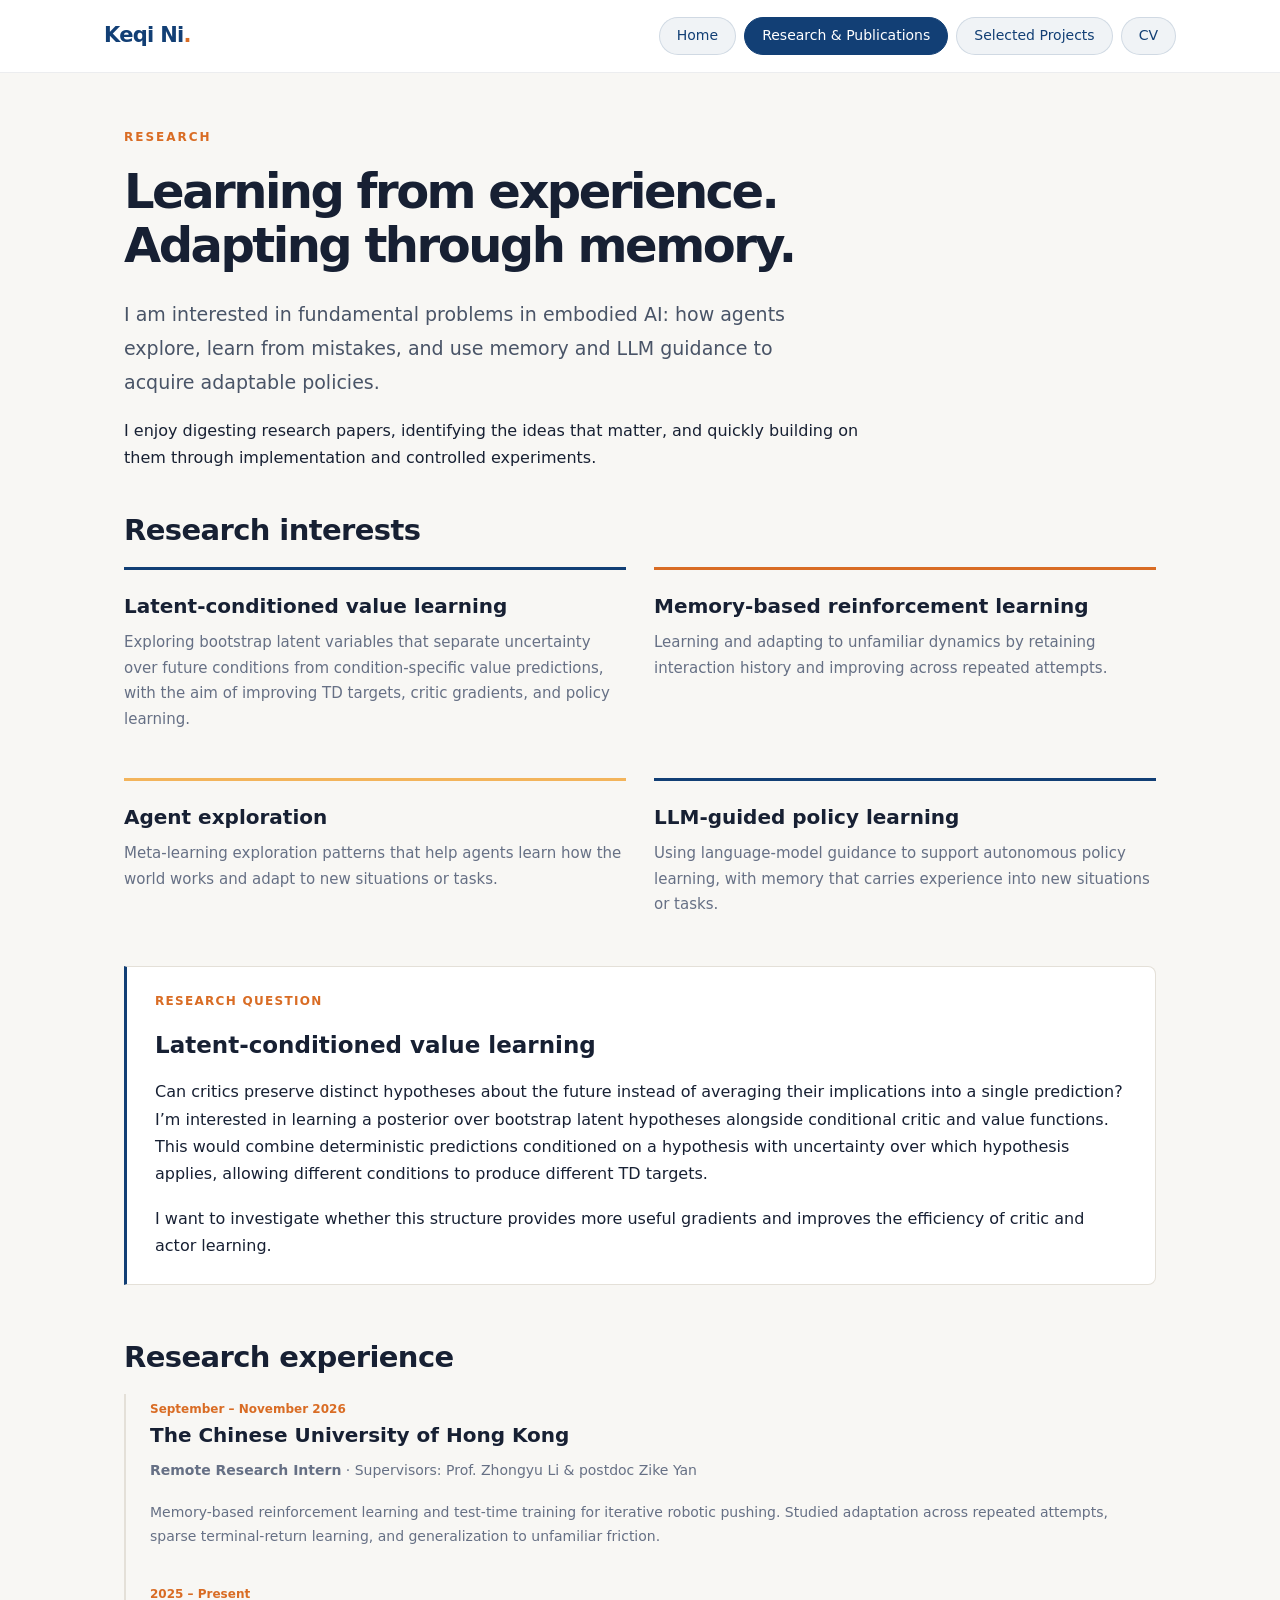
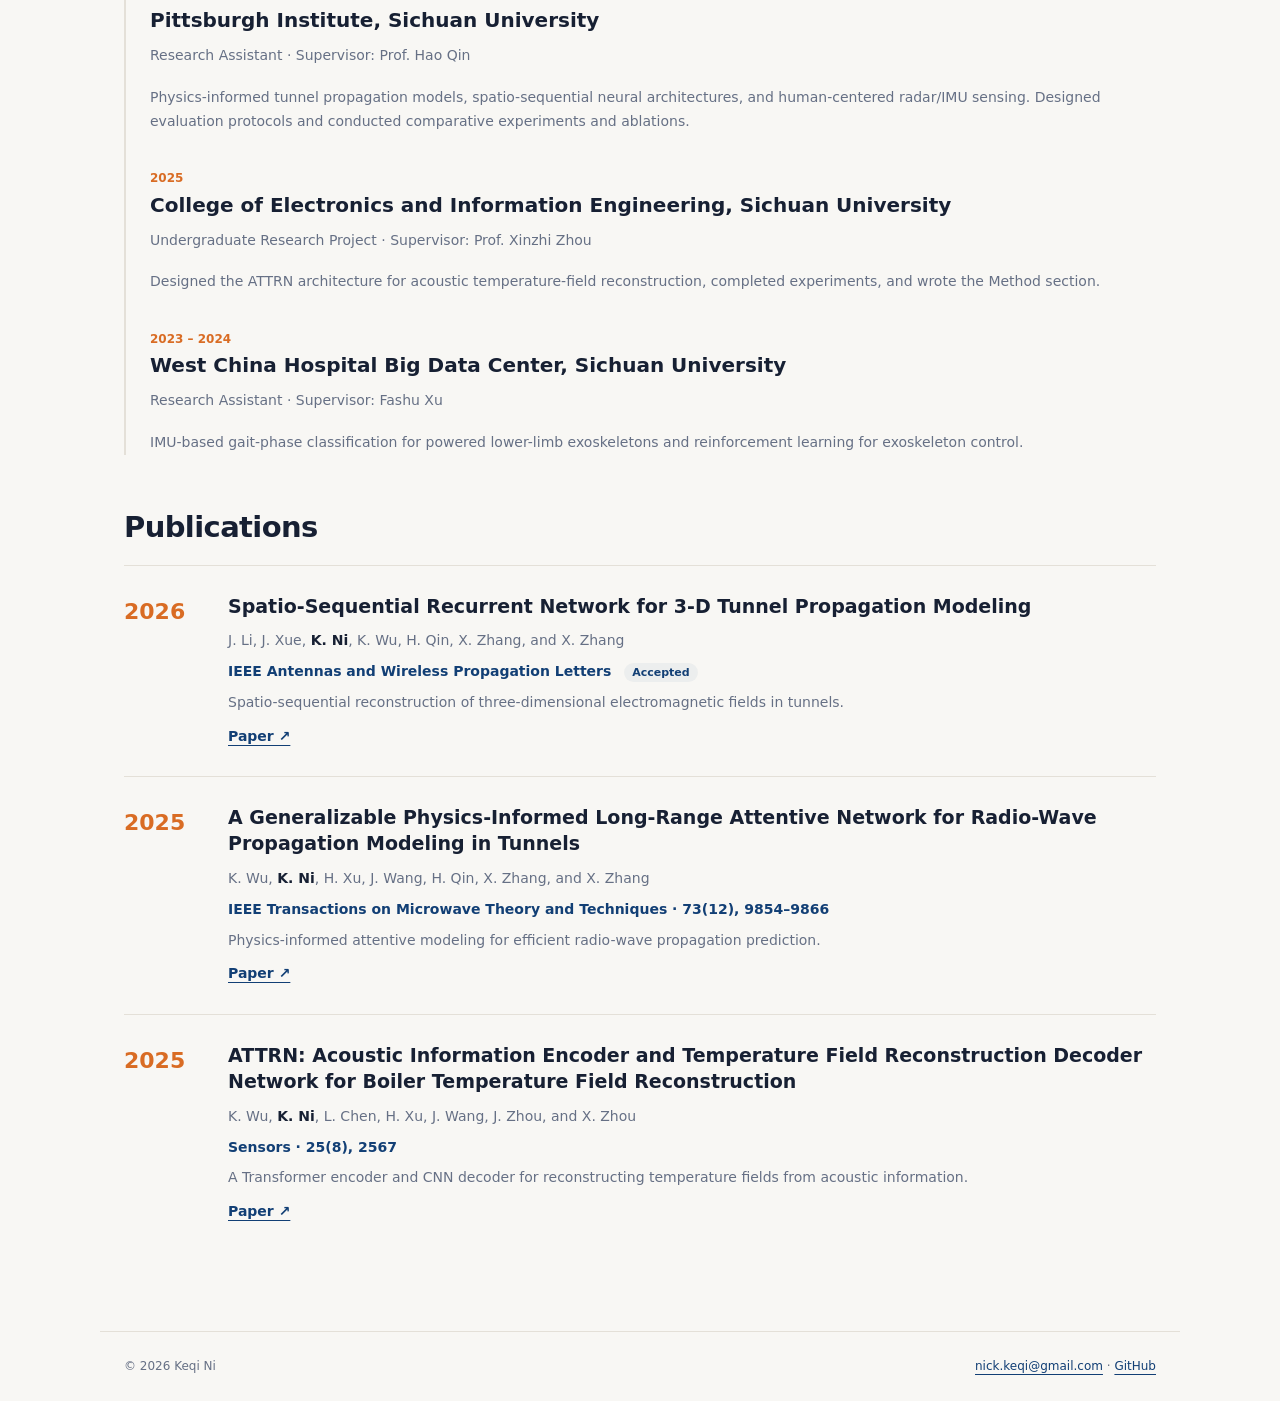
<file: research.html>
<!doctype html><html lang="en"><head><meta charset="utf-8"><meta name="viewport" content="width=device-width,initial-scale=1"><title>Research & Publications | Keqi Ni</title><meta name="description" content="Keqi Ni — agent exploration, LLM-guided policy learning, and memory-based reinforcement learning for adaptation."><meta name="theme-color" content="#123f75"><link rel="icon" href="assets/favicon.svg" type="image/svg+xml"><link rel="stylesheet" href="style.css"></head><body><a class="skip" href="#main">Skip to content</a><header><nav aria-label="Main navigation"><a class="brand" href="index.html">Keqi Ni<span>.</span></a><div class="navlinks"><a href="index.html">Home</a><a href="research.html" class="active" aria-current="page">Research & Publications</a><a href="project.html">Selected Projects</a><a href="cv.html">CV</a></div></nav></header><main id="main"><div class="intro"><p class="eyebrow">Research</p><h1>Learning from experience.<br>Adapting through memory.</h1><p class="lead">I am interested in fundamental problems in embodied AI: how agents explore, learn from mistakes, and use memory and LLM guidance to acquire adaptable policies.</p><p>I enjoy digesting research papers, identifying the ideas that matter, and quickly building on them through implementation and controlled experiments.</p></div><section><h2>Research interests</h2><div class="grid3 research-directions"><article class="interest"><h3>Latent-conditioned value learning</h3><p>Exploring bootstrap latent variables that separate uncertainty over future conditions from condition-specific value predictions, with the aim of improving TD targets, critic gradients, and policy learning.</p></article><article class="interest"><h3>Memory-based reinforcement learning</h3><p>Learning and adapting to unfamiliar dynamics by retaining interaction history and improving across repeated attempts.</p></article><article class="interest"><h3>Agent exploration</h3><p>Meta-learning exploration patterns that help agents learn how the world works and adapt to new situations or tasks.</p></article><article class="interest"><h3>LLM-guided policy learning</h3><p>Using language-model guidance to support autonomous policy learning, with memory that carries experience into new situations or tasks.</p></article></div><article class="research-direction-detail" id="latent-conditioned-value-learning"><p class="small-label">Research question</p><h3>Latent-conditioned value learning</h3><p>Can critics preserve distinct hypotheses about the future instead of averaging their implications into a single prediction? I’m interested in learning a posterior over bootstrap latent hypotheses alongside conditional critic and value functions. This would combine deterministic predictions conditioned on a hypothesis with uncertainty over which hypothesis applies, allowing different conditions to produce different TD targets.</p><p>I want to investigate whether this structure provides more useful gradients and improves the efficiency of critic and actor learning.</p></article></section><section><h2>Research experience</h2><div class="timeline"><article><span class="date">September – November 2026</span><h3>The Chinese University of Hong Kong</h3><p><strong>Remote Research Intern</strong> · Supervisors: Prof. Zhongyu Li &amp; postdoc Zike Yan</p><p>Memory-based reinforcement learning and test-time training for iterative robotic pushing. Studied adaptation across repeated attempts, sparse terminal-return learning, and generalization to unfamiliar friction.</p></article><article><span class="date">2025 – Present</span><h3>Pittsburgh Institute, Sichuan University</h3><p>Research Assistant · Supervisor: Prof. Hao Qin</p><p>Physics-informed tunnel propagation models, spatio-sequential neural architectures, and human-centered radar/IMU sensing. Designed evaluation protocols and conducted comparative experiments and ablations.</p></article><article><span class="date">2025</span><h3>College of Electronics and Information Engineering, Sichuan University</h3><p>Undergraduate Research Project · Supervisor: Prof. Xinzhi Zhou</p><p>Designed the ATTRN architecture for acoustic temperature-field reconstruction, completed experiments, and wrote the Method section.</p></article><article><span class="date">2023 – 2024</span><h3>West China Hospital Big Data Center, Sichuan University</h3><p>Research Assistant · Supervisor: Fashu Xu</p><p>IMU-based gait-phase classification for powered lower-limb exoskeletons and reinforcement learning for exoskeleton control.</p></article></div></section><section id="publications"><h2>Publications</h2><article class="pub"><div class="year">2026</div><div><h3>Spatio-Sequential Recurrent Network for 3-D Tunnel Propagation Modeling</h3><p>J. Li, J. Xue, <strong>K. Ni</strong>, K. Wu, H. Qin, X. Zhang, and X. Zhang</p><p class="venue">IEEE Antennas and Wireless Propagation Letters <span class="tag">Accepted</span></p><p>Spatio-sequential reconstruction of three-dimensional electromagnetic fields in tunnels.</p><a class="text-link" href="https://arxiv.org/abs/2606.08246">Paper ↗</a></div></article><article class="pub"><div class="year">2025</div><div><h3>A Generalizable Physics-Informed Long-Range Attentive Network for Radio-Wave Propagation Modeling in Tunnels</h3><p>K. Wu, <strong>K. Ni</strong>, H. Xu, J. Wang, H. Qin, X. Zhang, and X. Zhang</p><p class="venue">IEEE Transactions on Microwave Theory and Techniques · 73(12), 9854–9866</p><p>Physics-informed attentive modeling for efficient radio-wave propagation prediction.</p><a class="text-link" href="https://doi.org/10.1109/TMTT.2025.3616193">Paper ↗</a></div></article><article class="pub"><div class="year">2025</div><div><h3>ATTRN: Acoustic Information Encoder and Temperature Field Reconstruction Decoder Network for Boiler Temperature Field Reconstruction</h3><p>K. Wu, <strong>K. Ni</strong>, L. Chen, H. Xu, J. Wang, J. Zhou, and X. Zhou</p><p class="venue">Sensors · 25(8), 2567</p><p>A Transformer encoder and CNN decoder for reconstructing temperature fields from acoustic information.</p><a class="text-link" href="https://doi.org/10.3390/s25082567">Paper ↗</a></div></article></section></main><footer><span>© 2026 Keqi Ni</span><span><a href="mailto:nick.keqi@gmail.com">nick.keqi@gmail.com</a> · <a href="https://github.com/Ericnicki">GitHub</a></span></footer></body></html>
</file>
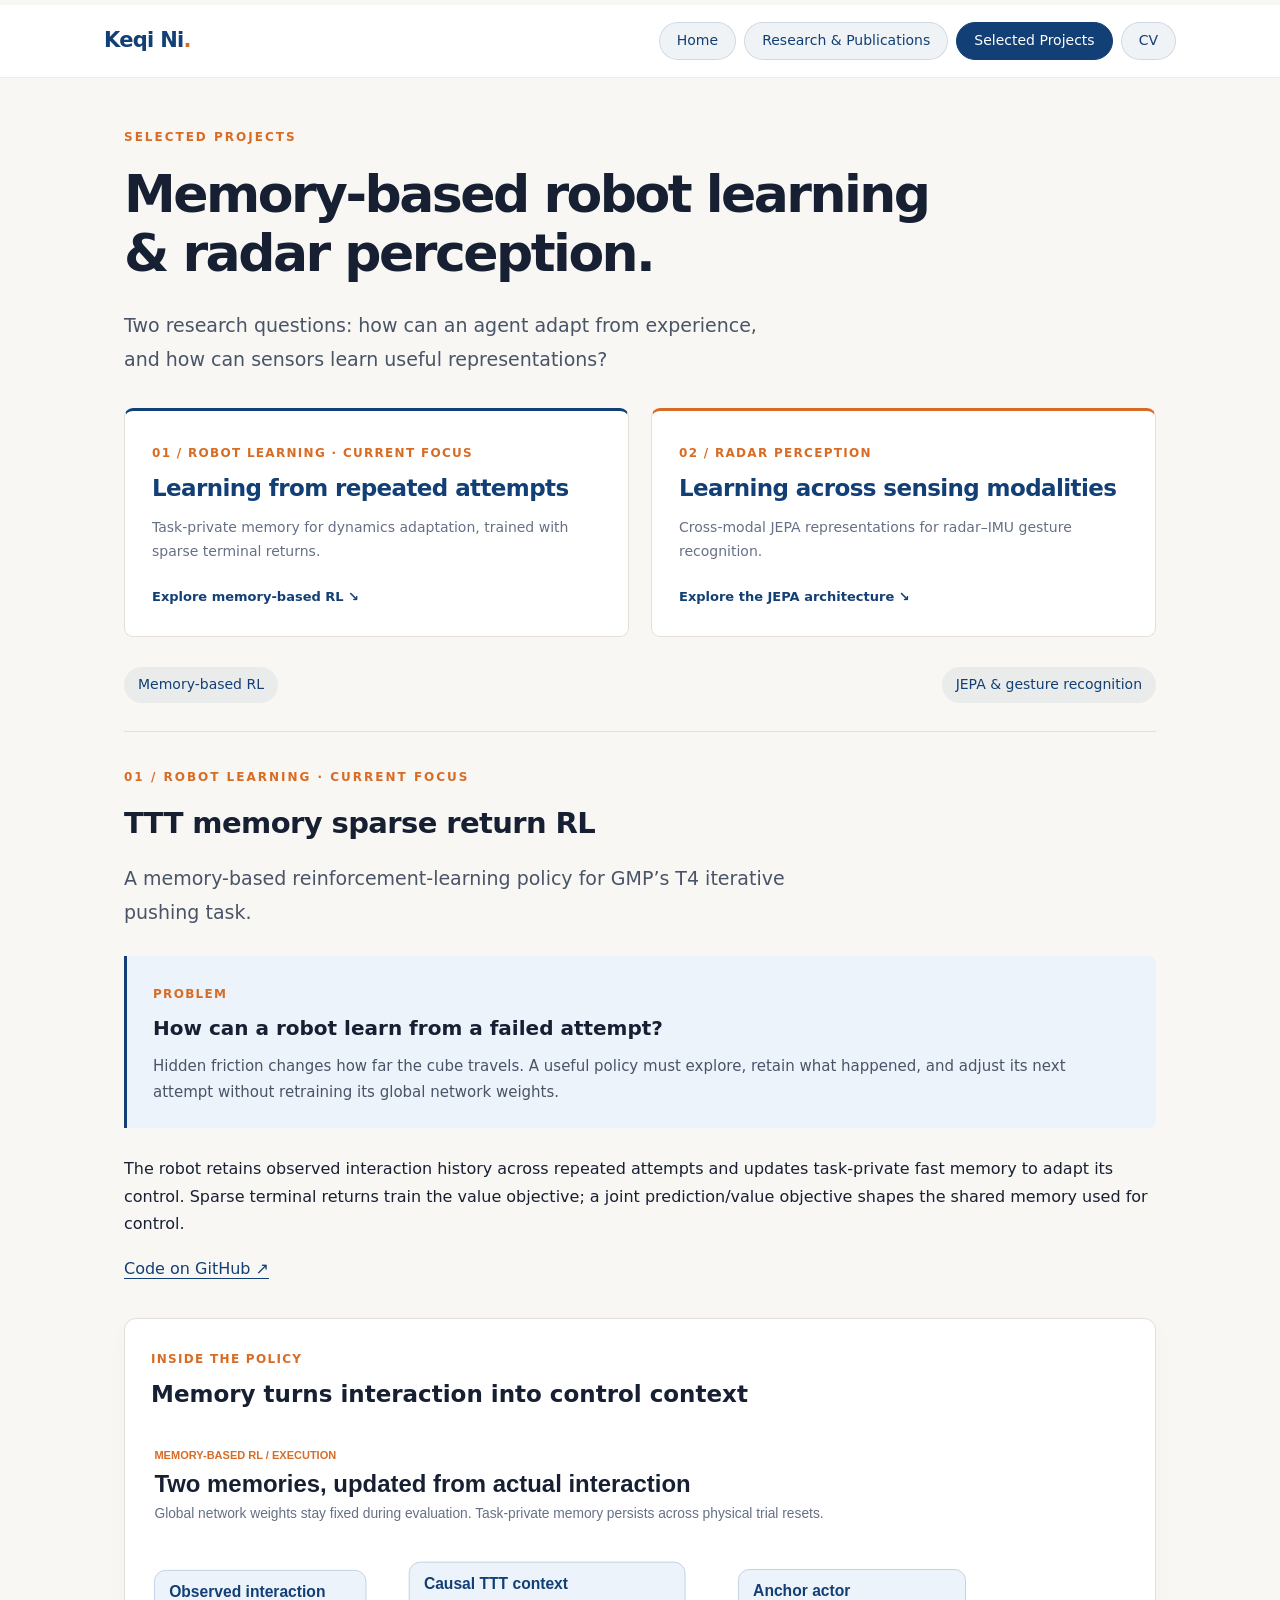
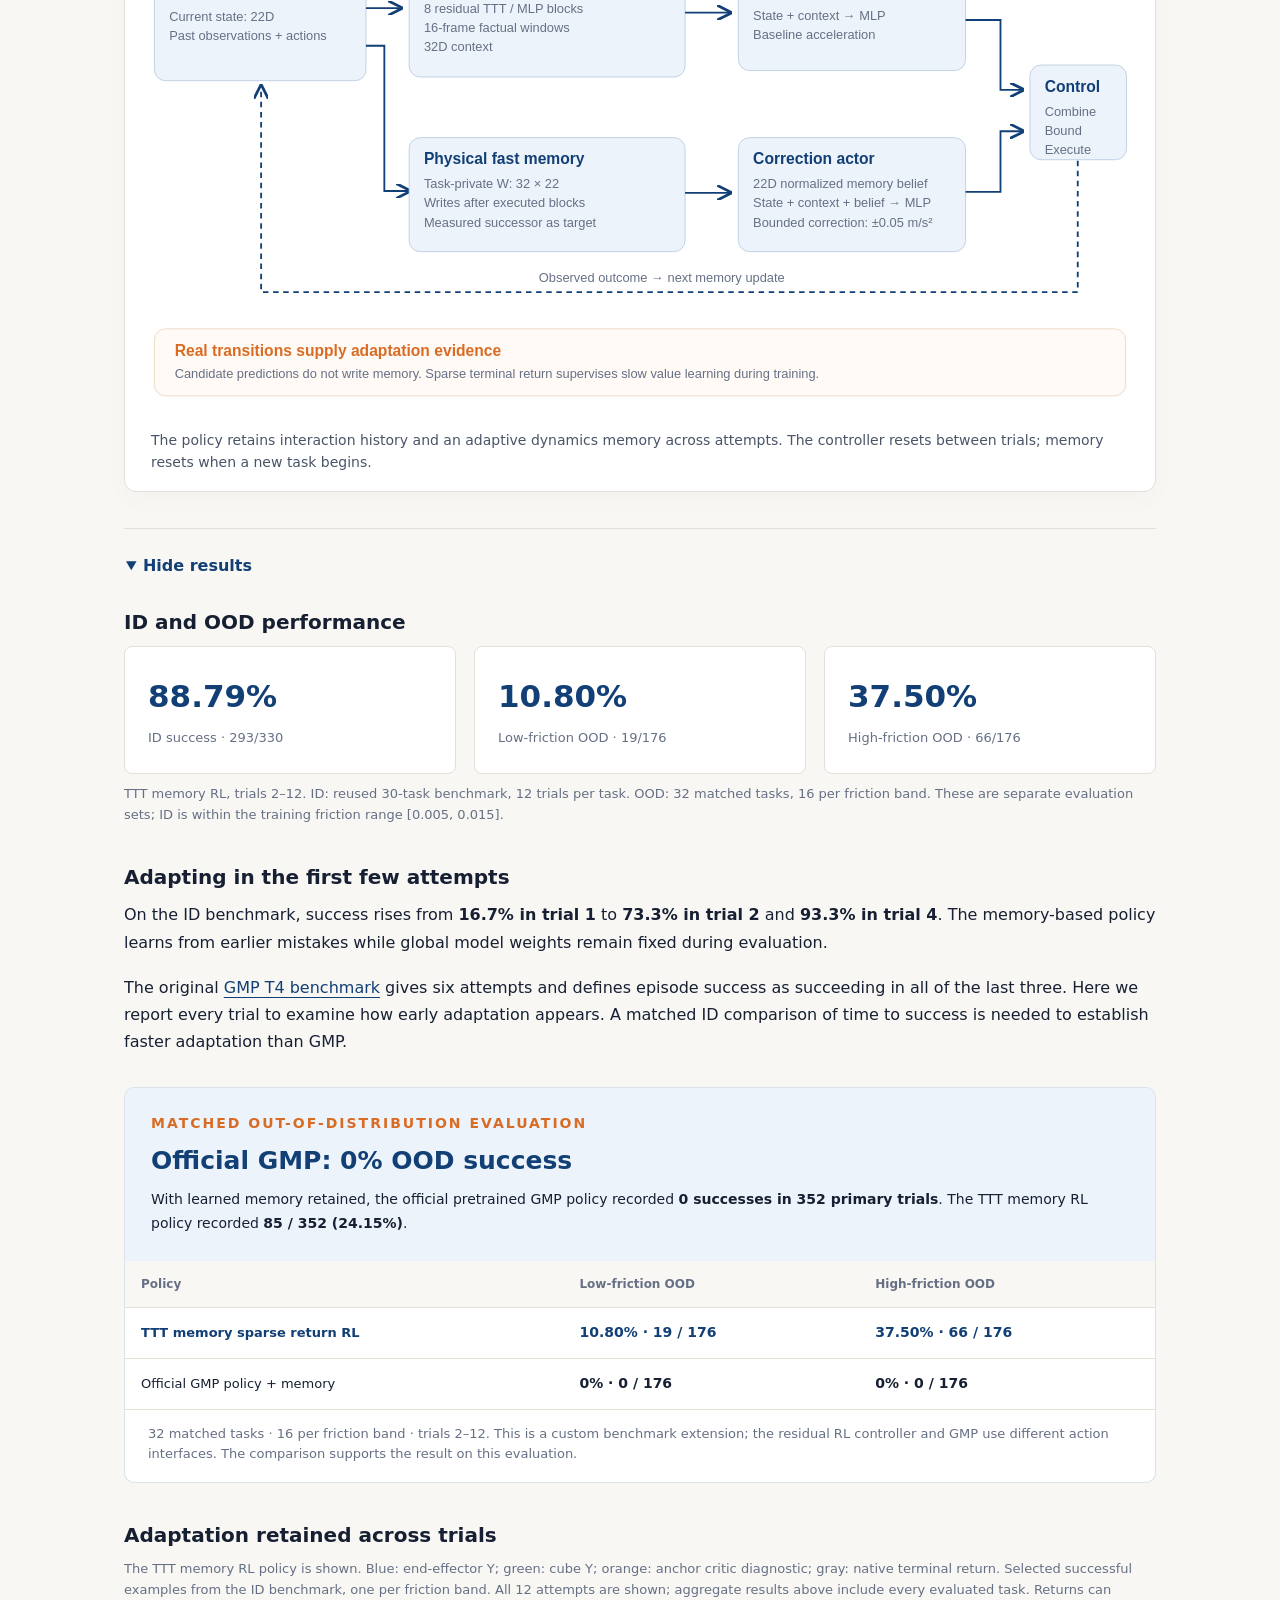
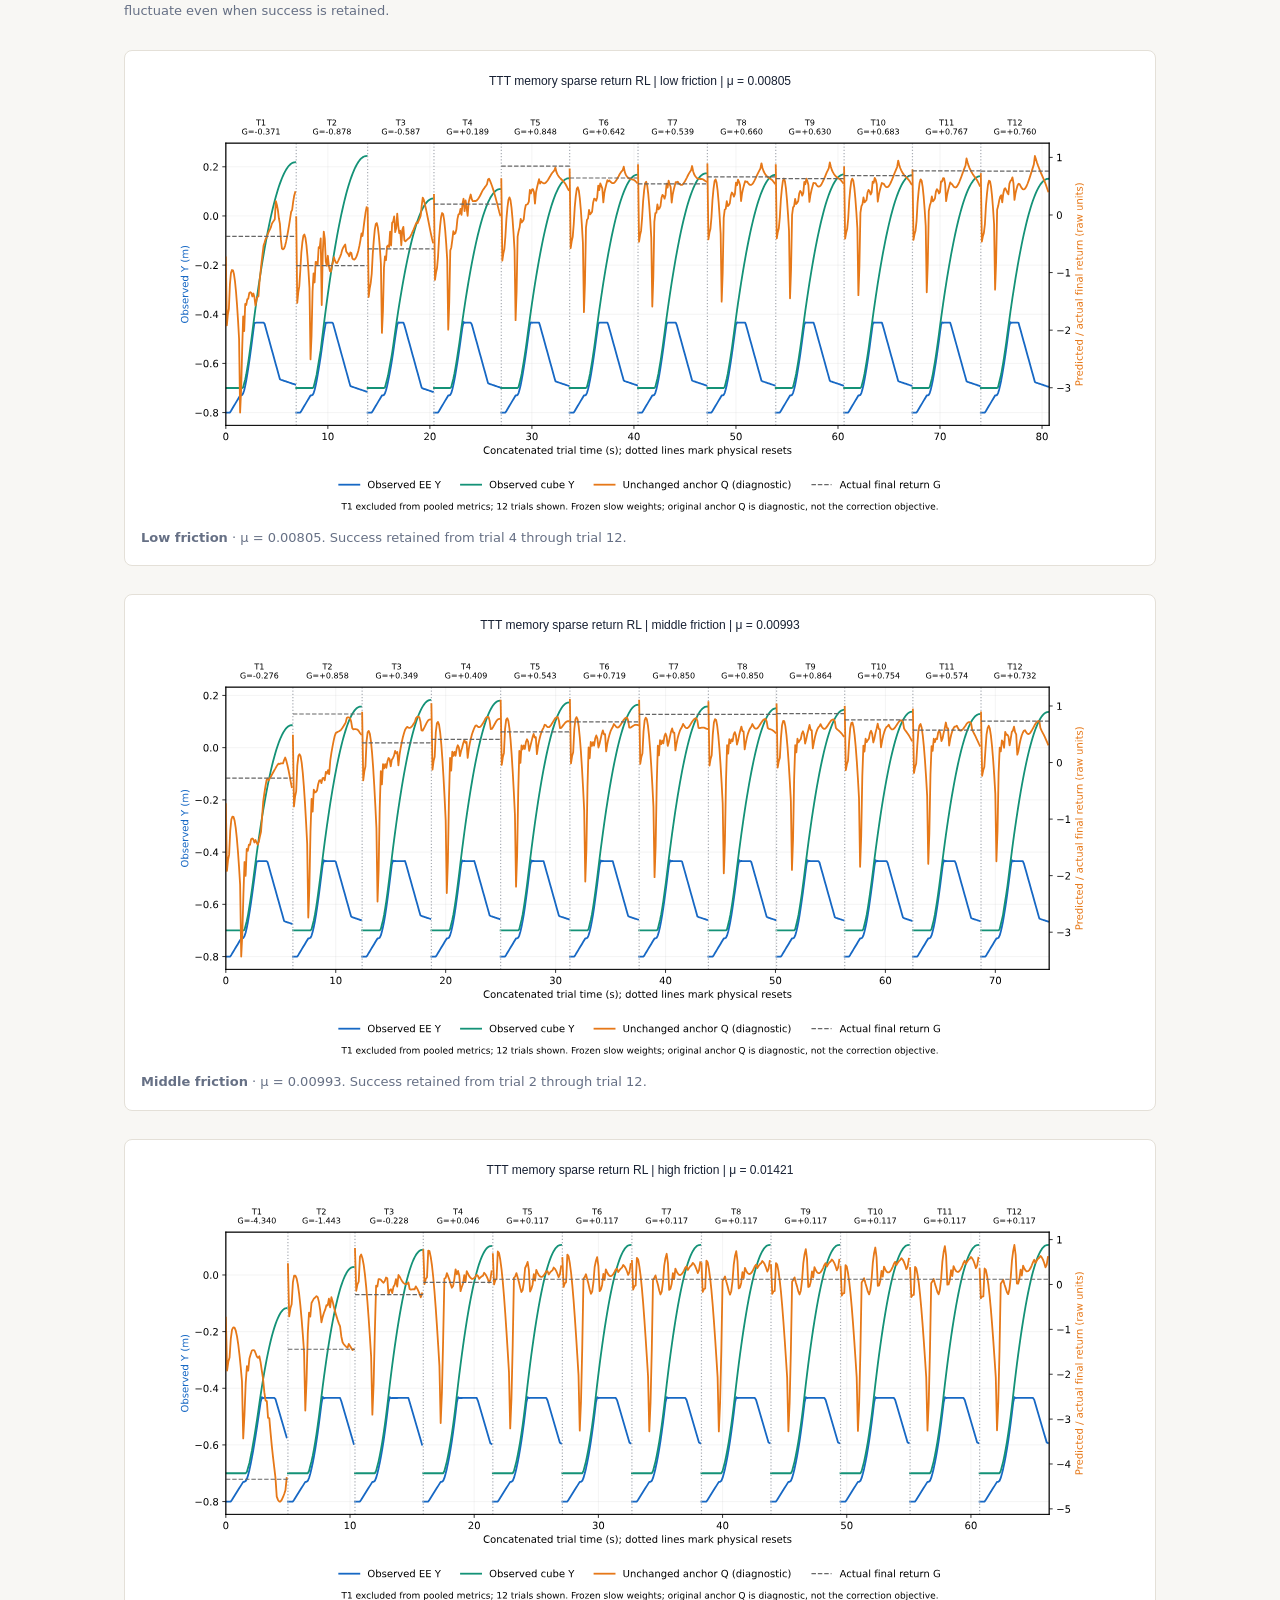
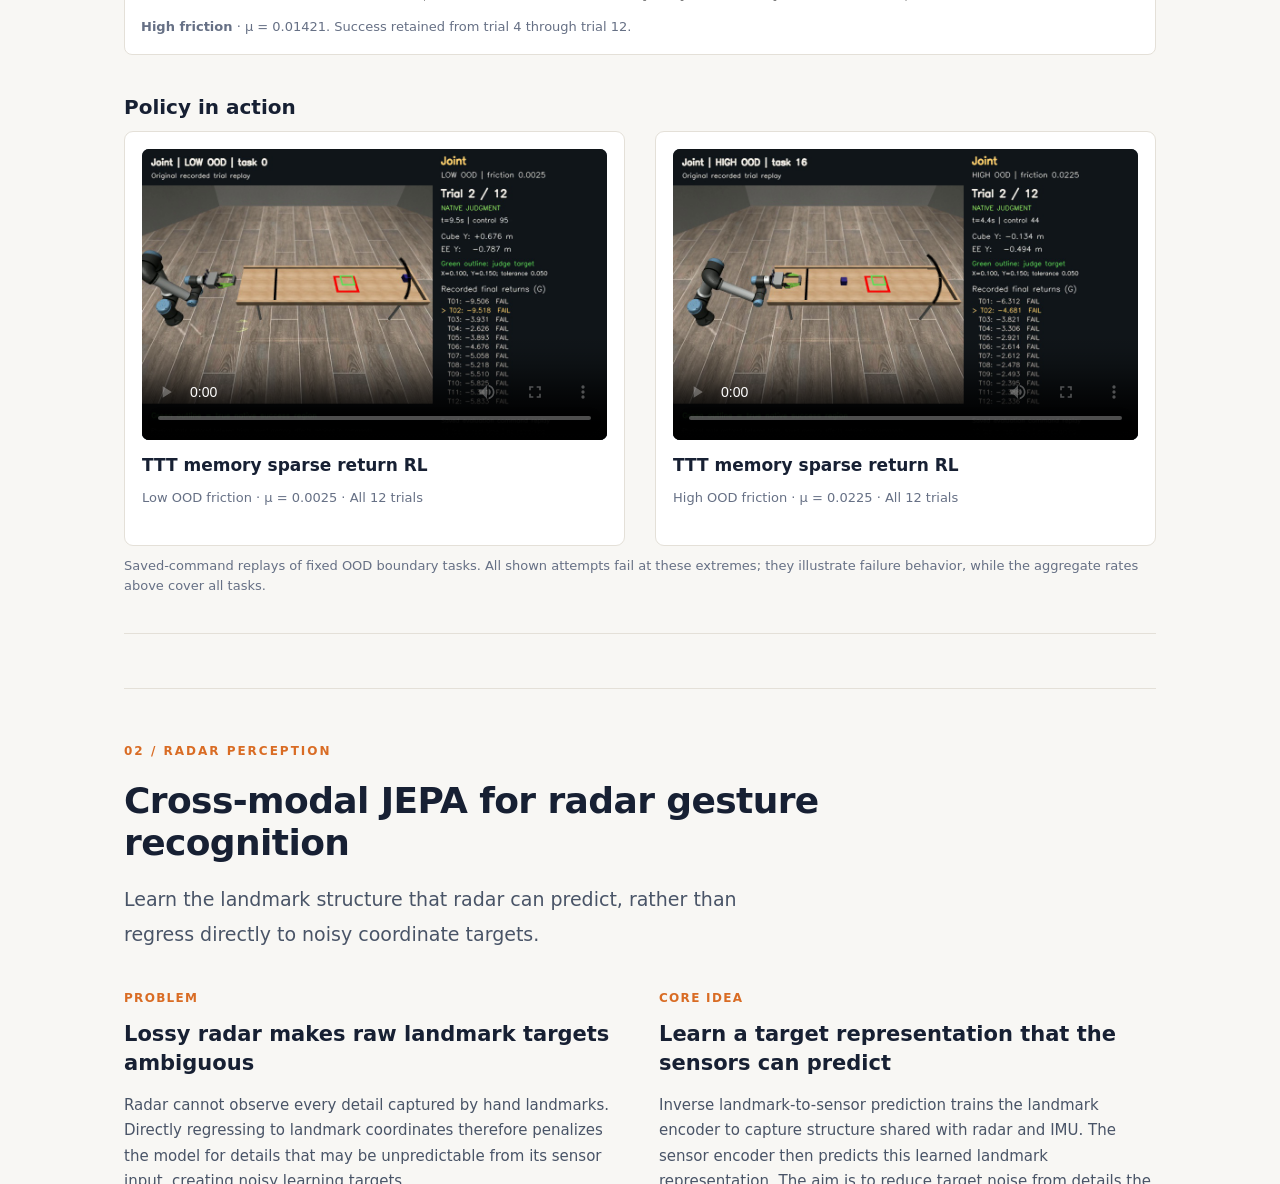
<file: thesis-gesture.html>
<!doctype html><html lang="en"><head><meta charset="utf-8"><meta name="viewport" content="width=device-width,initial-scale=1"><meta http-equiv="refresh" content="0; url=project.html#jepa"><link rel="canonical" href="project.html#jepa"><title>Selected Projects | Keqi Ni</title></head><body><p><a href="project.html#jepa">Continue to Selected Projects</a></p></body></html>
</file>
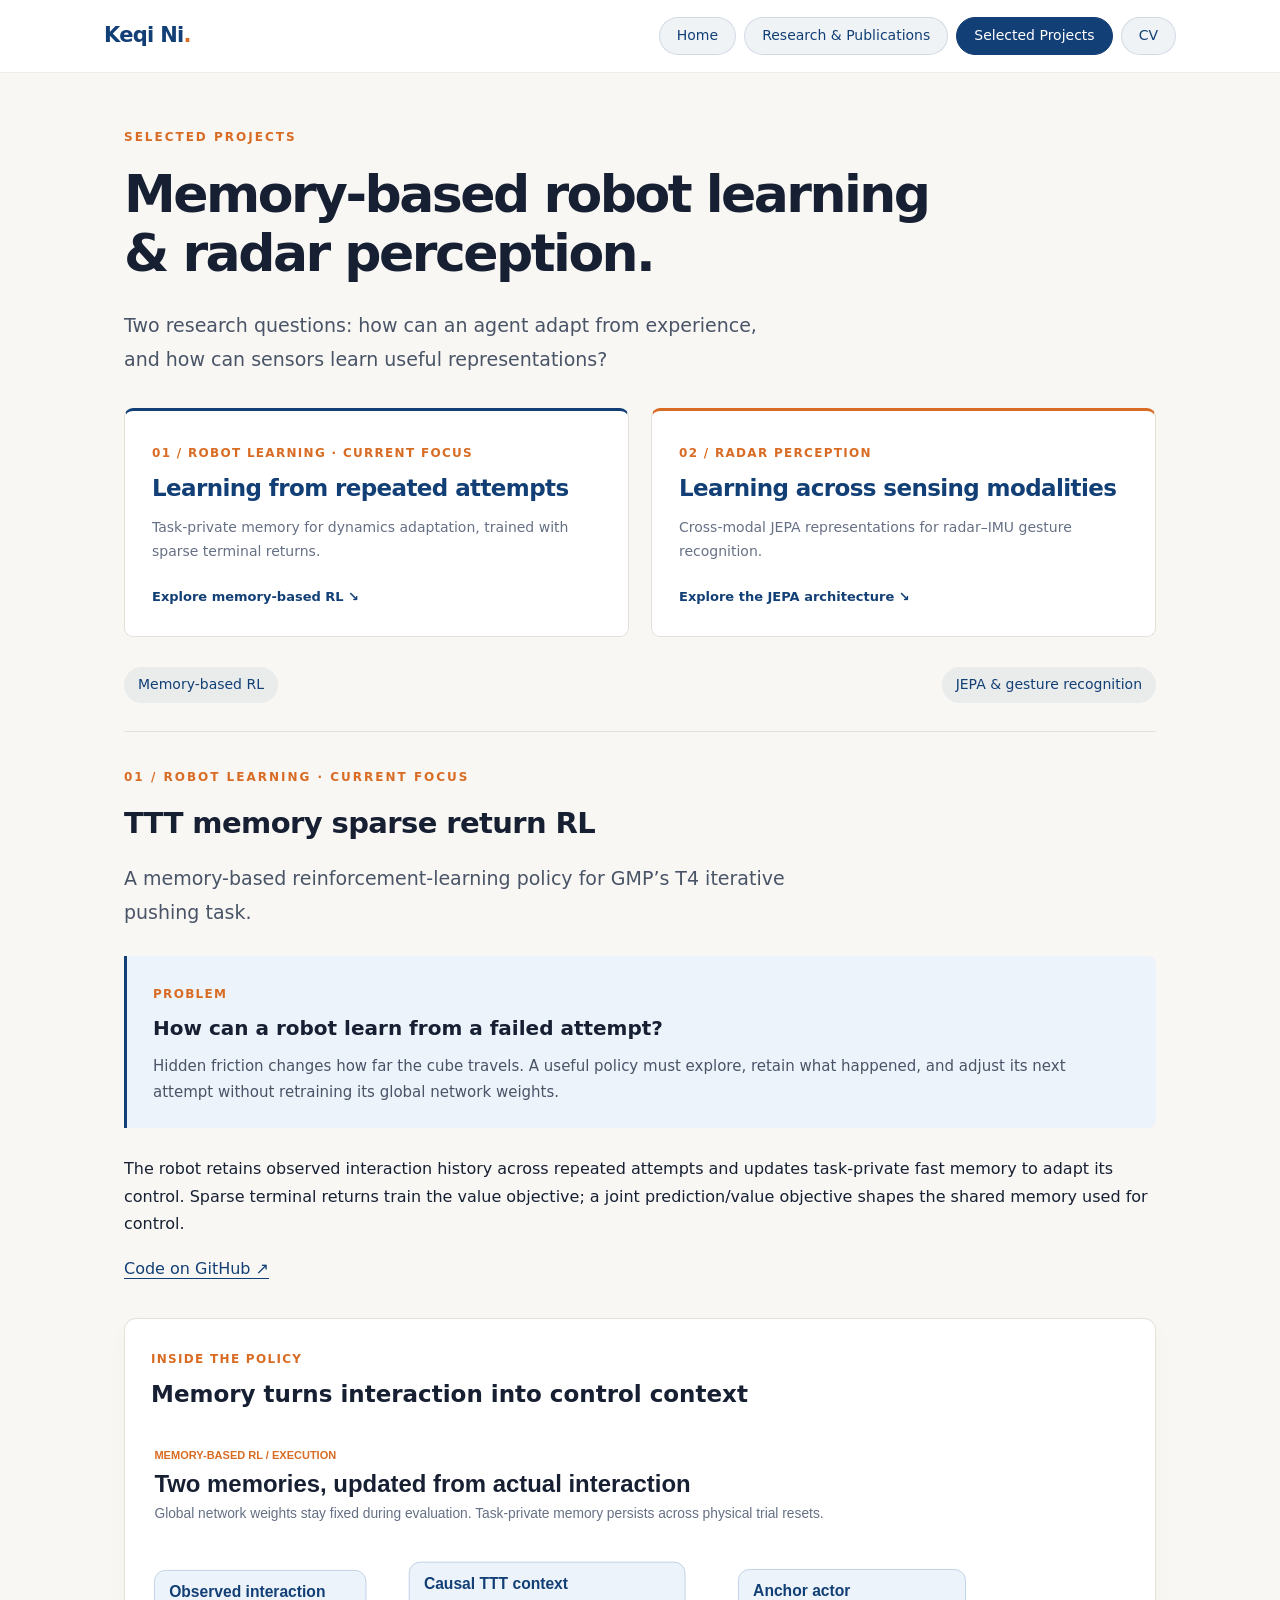
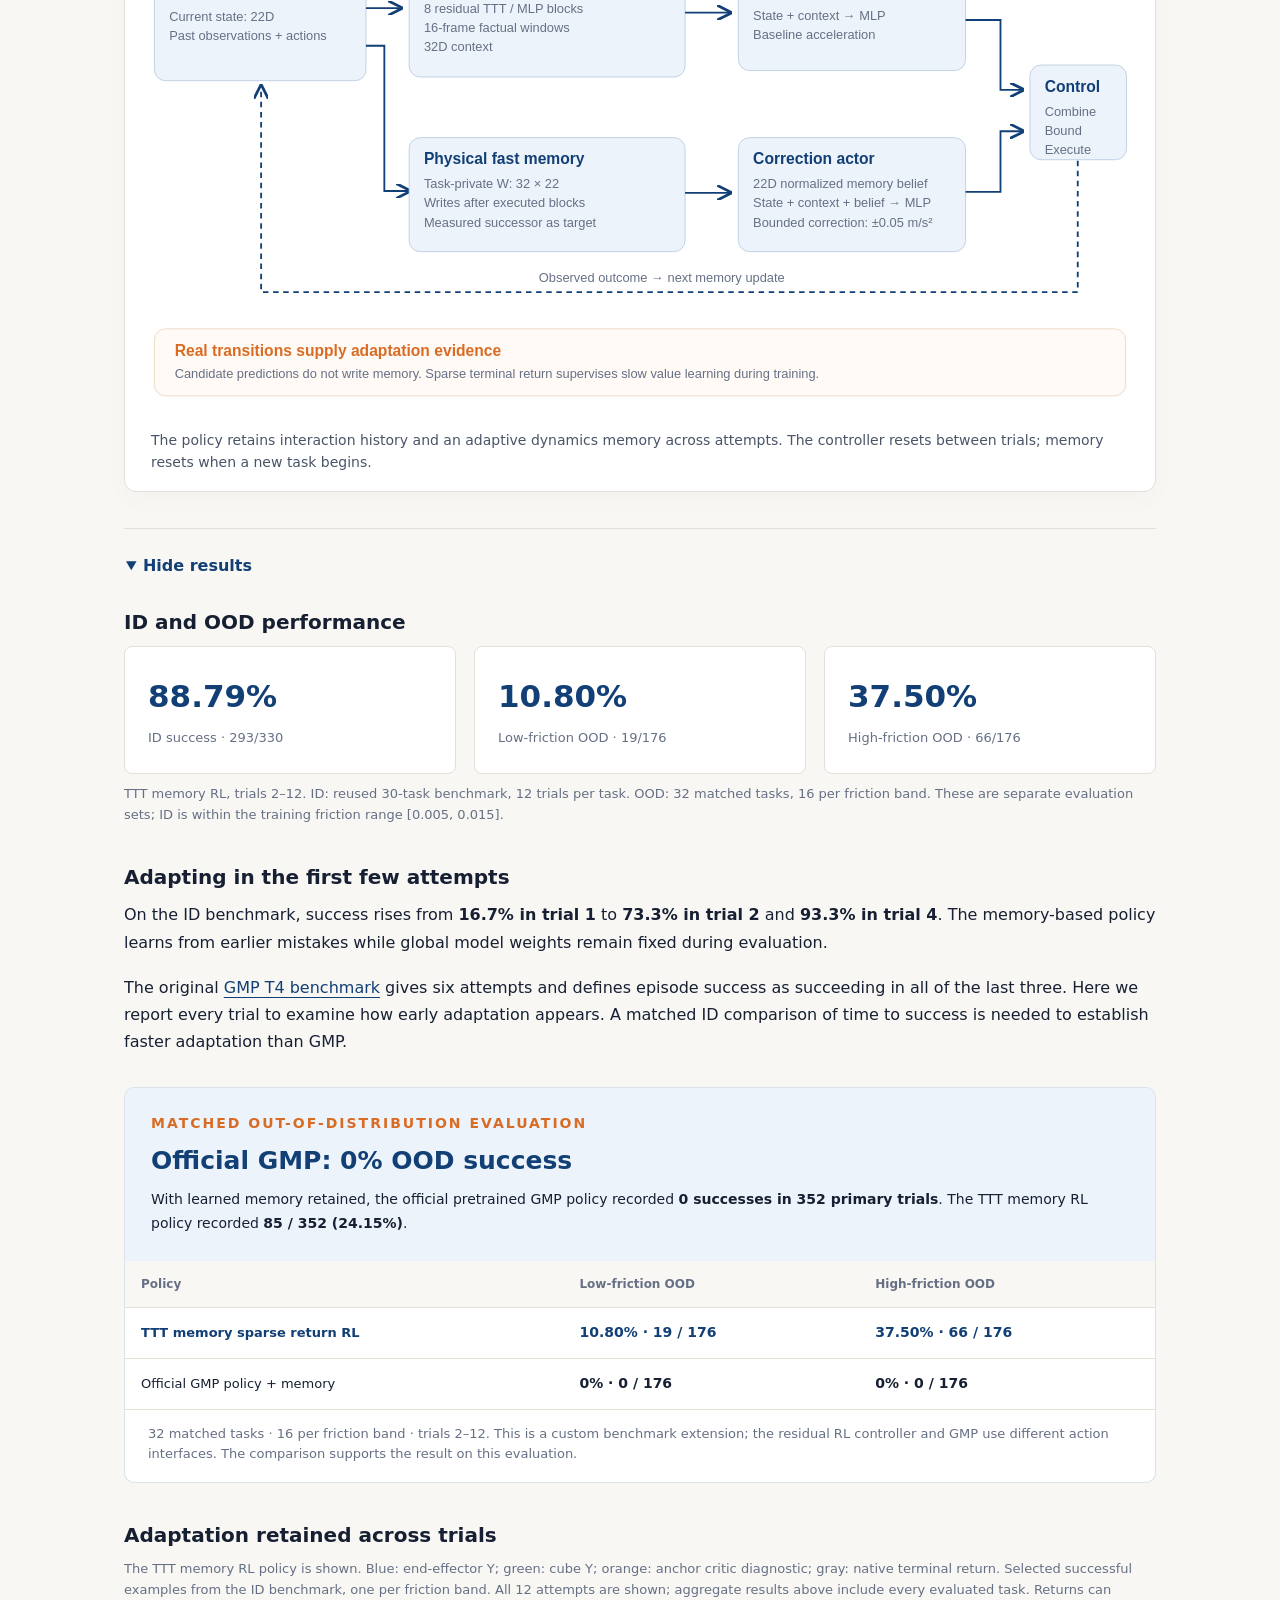
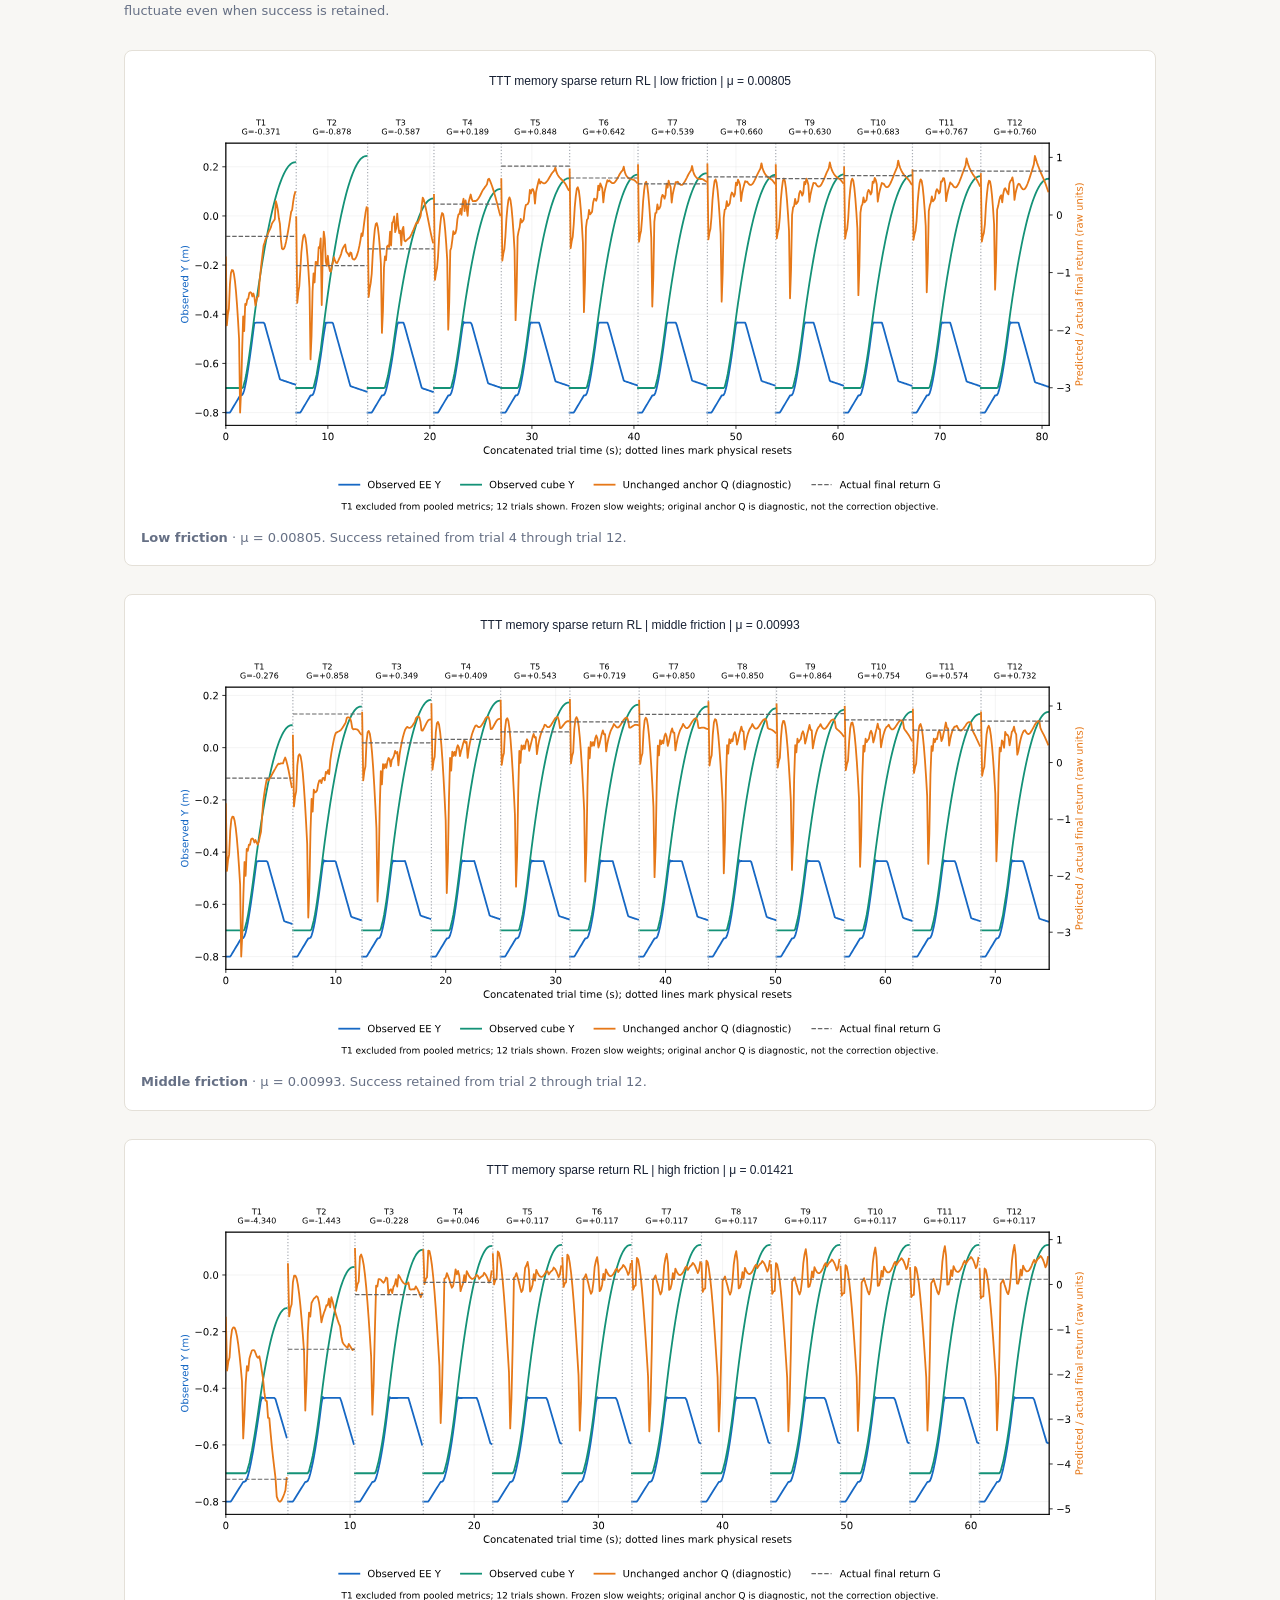
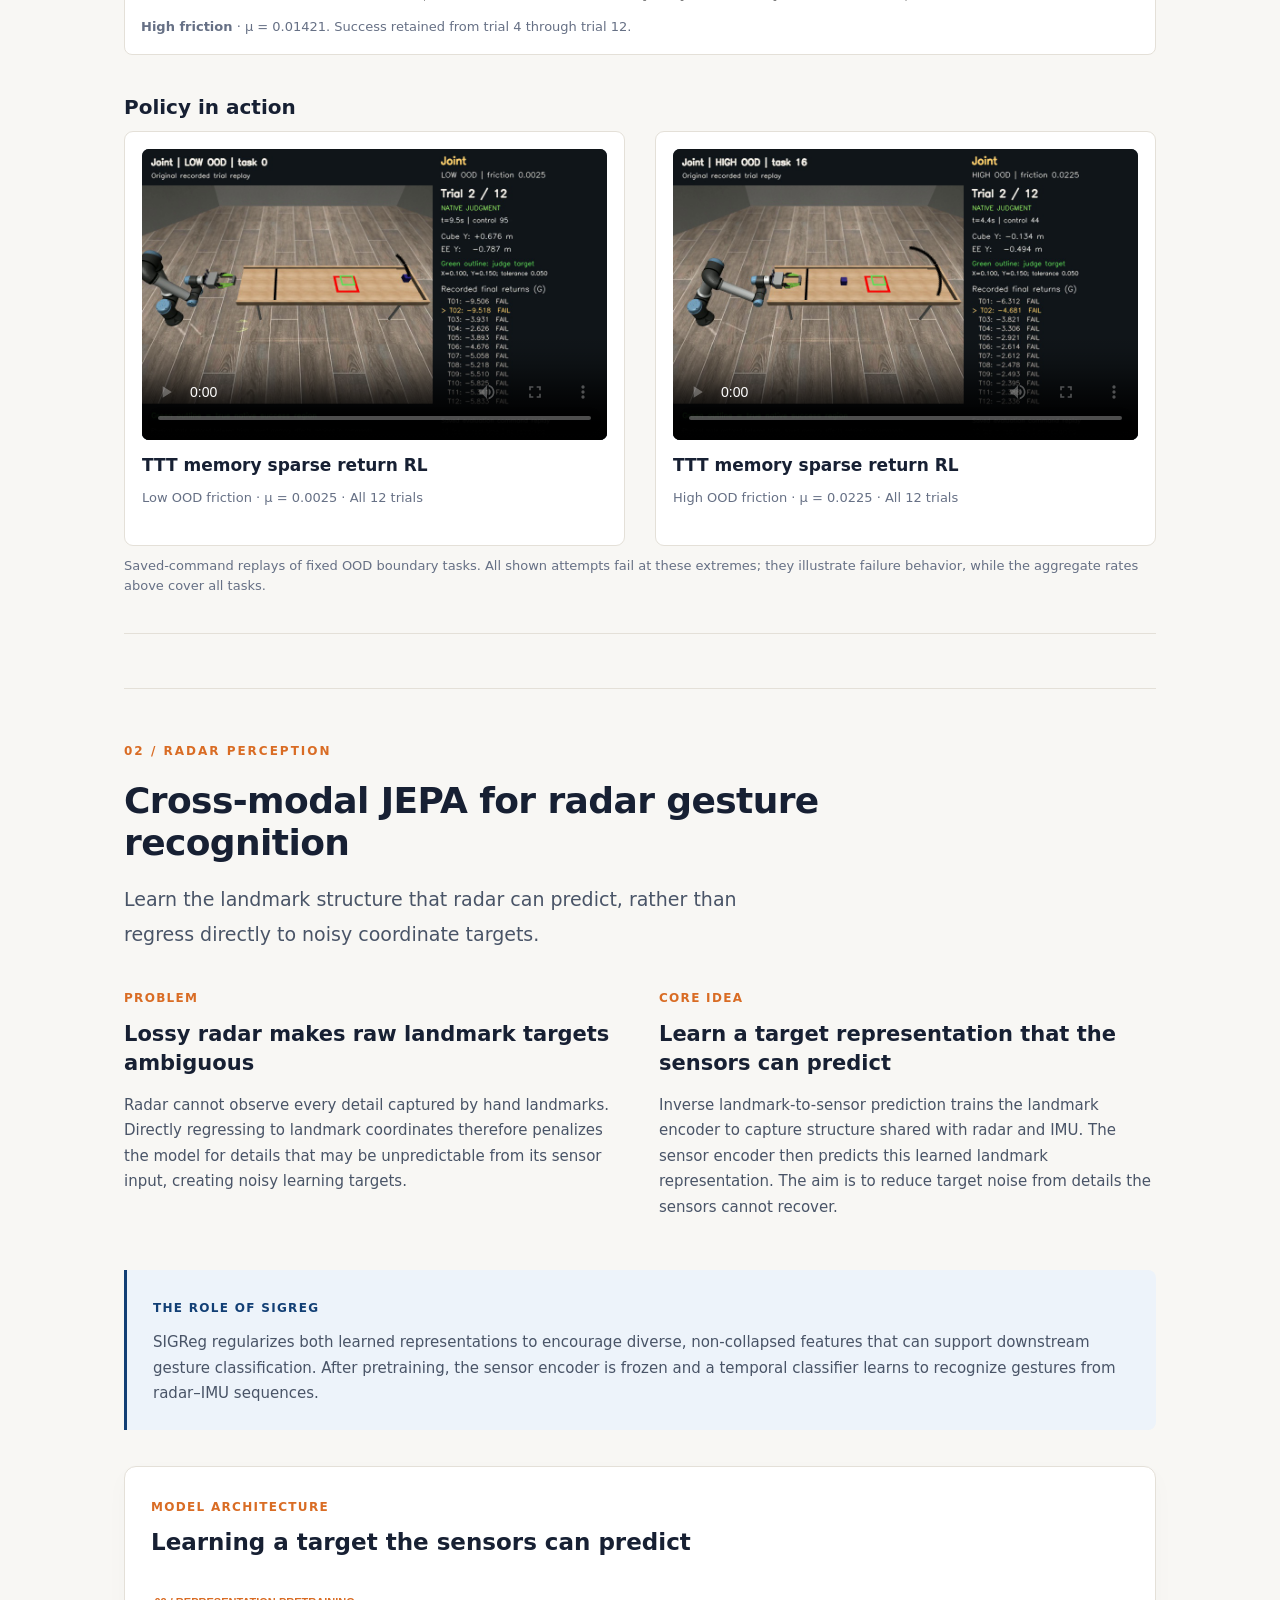
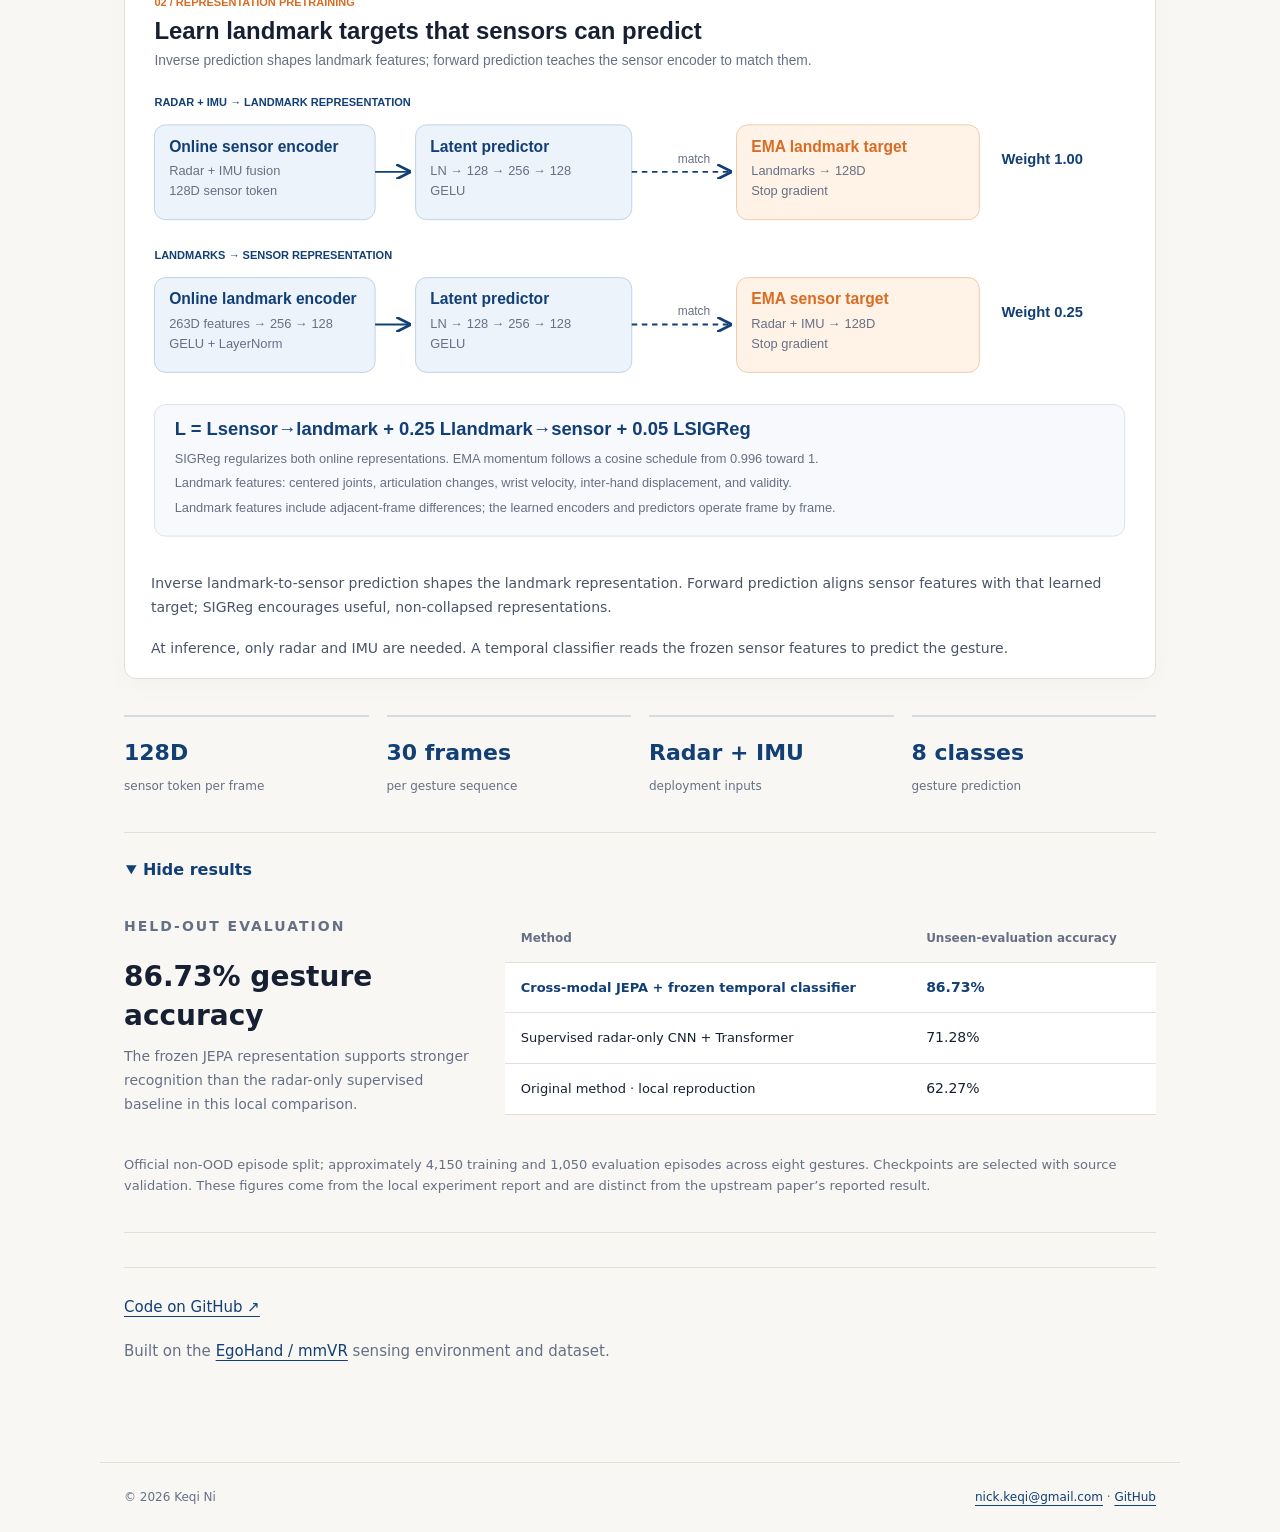
<file: thesis-ttt.html>
<!doctype html><html lang="en"><head><meta charset="utf-8"><meta name="viewport" content="width=device-width,initial-scale=1"><meta http-equiv="refresh" content="0; url=project.html#ttt"><link rel="canonical" href="project.html#ttt"><title>Selected Projects | Keqi Ni</title></head><body><p><a href="project.html#ttt">Continue to Selected Projects</a></p></body></html>
</file>
<file: style.css>
:root{--navy:#172033;--blue:#123f75;--orange:#d96c24;--gold:#f3b45b;--muted:#667085;--bg:#f8f7f4;--line:#e4e0d8}*{box-sizing:border-box}html{scroll-behavior:smooth}body{margin:0;background:var(--bg);color:var(--navy);font:16px/1.7 Inter,Aptos,"Segoe UI",system-ui,sans-serif}a{color:var(--blue);text-underline-offset:4px}a:hover{color:#9d4a12}header{position:sticky;top:0;z-index:10;background:#fffffff5;backdrop-filter:blur(12px);border-bottom:1px solid #17203314}nav{max-width:1120px;margin:auto;display:flex;align-items:center;justify-content:space-between;gap:20px;padding:17px 24px}.brand{font-size:21px;font-weight:800;text-decoration:none;letter-spacing:-.7px}.brand span{color:var(--orange)}.navlinks{display:flex;gap:8px;flex-wrap:wrap}.navlinks a{font-size:14px;text-decoration:none;border-radius:24px;background:#123f7510;border:1px solid #123f7524;padding:6px 17px;white-space:nowrap}.navlinks a.active,.navlinks a:hover{background:var(--blue);border-color:var(--blue);color:white}main{max-width:1080px;margin:0 auto;padding:54px 24px 80px}.eyebrow{font-size:12px;font-weight:750;letter-spacing:2px;text-transform:uppercase;color:var(--orange);margin:0 0 18px}h1{font-size:clamp(38px,5.5vw,66px);letter-spacing:-2.5px;line-height:1.12;margin:0 0 24px;font-weight:800}h1 em{font-style:normal;color:var(--blue)}h2{font-size:29px;line-height:1.3;letter-spacing:-.6px;margin:0 0 18px}h3{font-size:20px;line-height:1.4;margin:0 0 10px}p{margin:0 0 18px}.lead{font-size:19px;line-height:1.8;color:#495467;max-width:670px}.hero{display:grid;grid-template-columns:1.2fr .8fr;gap:60px;align-items:center;padding:18px 0 62px}.hero-graphic{padding:24px;background:white;border:1px solid var(--line);border-radius:12px;box-shadow:0 10px 24px #1720330b}.hero-graphic svg{display:block;width:100%;height:auto}.hero-graphic p{font-size:12px;letter-spacing:1.3px;text-transform:uppercase;color:var(--muted);margin:12px 0 0}.actions{display:flex;gap:10px;flex-wrap:wrap;margin-top:24px}.button{display:inline-flex;text-decoration:none;align-items:center;gap:12px;padding:10px 19px;font-size:14px;font-weight:650;border-radius:6px;border:1px solid #123f7533;color:var(--blue);background:white}.button.primary{color:white;background:var(--blue)}.button:hover{background:#e8edf3;color:var(--blue)}.button.primary:hover{background:#21548d;color:white}.rule{border:0;border-top:1px solid var(--line);margin:0 0 46px}section+section{margin-top:54px}.section-head{display:flex;justify-content:space-between;align-items:baseline;gap:20px}.muted,.caption{color:var(--muted)}.caption{font-size:13px;line-height:1.6;margin-top:10px}.grid3{display:grid;grid-template-columns:repeat(3,1fr);gap:28px}.interest{border-top:3px solid var(--blue);padding-top:22px}.interest:nth-child(2){border-color:var(--orange)}.interest:nth-child(3){border-color:var(--gold)}.interest p{color:var(--muted);font-size:15px}.small-label{font-size:12px;letter-spacing:1.3px;font-weight:750;text-transform:uppercase;color:var(--orange)}.project-feature{display:grid;grid-template-columns:1fr 1fr;gap:32px;padding:28px;background:white;border:1px solid var(--line);border-radius:9px}.project-feature img{width:100%;border-radius:5px;align-self:center}.pub{display:grid;grid-template-columns:82px 1fr;gap:22px;padding:27px 0;border-top:1px solid var(--line)}.pub .year{font-size:22px;color:var(--orange);font-weight:700}.pub h3{font-size:19px}.pub p{font-size:14px;margin-bottom:7px;color:var(--muted)}.pub strong{color:var(--navy)}.pub .venue{color:var(--blue);font-weight:600}.tag{font-size:11px;padding:3px 8px;margin-left:8px;background:#123f750c;color:var(--blue);border-radius:20px;white-space:nowrap}.intro{max-width:780px;margin-bottom:40px}.intro h1{font-size:48px}.project-title{max-width:880px}video{display:block;width:100%;aspect-ratio:1.6;background:#111a29;border-radius:7px}.video-grid{display:grid;grid-template-columns:1fr 1fr;gap:30px}.video-card h3{font-size:17px}.video-card p{font-size:13px;color:var(--muted)}.video-card{background:white;border:1px solid var(--line);border-radius:9px;padding:17px}.video-card video{margin-bottom:14px}.data-box{background:white;padding:28px;border:1px solid var(--line);border-radius:8px}.table-wrap{overflow:auto}table{border-collapse:collapse;width:100%;font-size:14px;text-align:left}th{font-size:12px;color:var(--muted);font-weight:650;background:#f8f7f4}td,th{padding:13px 16px;border-bottom:1px solid var(--line)}tr.highlight td{color:var(--blue);font-weight:700}aside.note{margin:24px 0;padding:17px 22px;border-left:3px solid var(--orange);background:#fff4e9;font-size:14px;color:#66503c}.two-col{display:grid;grid-template-columns:1fr 1fr;gap:40px}.timeline{border-left:2px solid var(--line);padding-left:24px}.timeline article{margin-bottom:30px}.timeline .date{font-size:12px;color:var(--orange);font-weight:700}.timeline p{color:var(--muted);font-size:14px}.pdf{width:100%;height:900px;border:1px solid var(--line);border-radius:8px;background:white;margin-top:30px}footer{border-top:1px solid var(--line);padding:24px;max-width:1080px;margin:auto;display:flex;justify-content:space-between;gap:16px;font-size:12px;color:var(--muted)}.skip{position:absolute;left:15px;top:-80px;background:white;padding:8px}.skip:focus{top:10px;z-index:20}a:focus-visible{outline:3px solid var(--orange);outline-offset:4px}.project-meta{display:flex;gap:20px;flex-wrap:wrap;font-size:13px;color:var(--muted);margin-bottom:30px}.overview-stat{font-size:14px;padding:18px 0;border-top:1px solid var(--line);margin-top:25px}.overview-stat strong{font-size:25px;color:var(--blue);margin-right:8px}.text-link{font-size:14px;font-weight:650}.cv-summary{margin-top:35px;padding:25px;background:white;border:1px solid var(--line);border-radius:8px}@media(max-width:760px){nav{align-items:flex-start;flex-direction:column;gap:12px;padding:14px 20px}.navlinks{gap:6px}.navlinks a{font-size:12px;padding:5px 11px}main{padding:34px 20px 55px}.hero{grid-template-columns:1fr;gap:30px;padding-bottom:38px}.hero-graphic{max-width:460px}.grid3,.two-col,.project-feature,.video-grid{grid-template-columns:1fr;gap:24px}.intro h1{font-size:36px;letter-spacing:-1.5px}.pub{grid-template-columns:55px 1fr;gap:12px}.pub h3{font-size:17px}.section-head{display:block}footer{flex-direction:column;gap:5px}.pdf{height:650px}h1{letter-spacing:-1.8px}.data-box{padding:18px}td,th{padding:10px}}
.profile-home{display:grid;grid-template-columns:230px 1fr;gap:56px;align-items:center;padding:18px 0 20px}.portrait{width:230px;height:285px;object-fit:cover;object-position:50% 65%;border-radius:10px}.profile-home h1{font-size:48px;margin-bottom:27px}.profile-home h2{font-size:19px}.institutions article+article{margin-top:22px}.institutions h3{font-size:18px;margin:4px 0}.institutions p{font-size:14px;color:var(--muted);margin:0}.project-jump{display:flex;gap:12px;padding:0 0 28px;margin-bottom:35px;border-bottom:1px solid var(--line)}.project-jump a{font-size:14px;text-decoration:none;padding:6px 14px;background:#123f7510;border-radius:22px}.spaced{margin-top:38px}.metric-grid{display:grid;grid-template-columns:repeat(3,1fr);gap:18px}.metric-grid article{padding:23px;border:1px solid var(--line);background:white;border-radius:8px}.metric-grid strong{display:block;font-size:31px;color:var(--blue)}.metric-grid span{font-size:13px;color:var(--muted)}.curve{margin:28px 0;padding:16px;border:1px solid var(--line);border-radius:8px;background:white}.curve img{display:block;width:100%;height:auto}.curve figcaption{font-size:13px;color:var(--muted);margin-top:12px}.thesis{font-size:15px;overflow-wrap:anywhere}.thesis h1{font-size:30px;letter-spacing:-.7px}.thesis h2{font-size:23px;margin-top:32px}.thesis h3{font-size:18px;margin-top:22px}.thesis table{display:block;overflow-x:auto;margin:20px 0}.thesis pre{overflow-x:auto;background:#f0eeea;padding:14px;font-size:12px}.thesis-preview{border:1px solid var(--line);padding:20px;border-radius:8px;background:white;margin-top:28px}.thesis-preview summary{color:var(--blue);font-weight:700;cursor:pointer}.thesis-preview[open] summary{margin-bottom:22px}#ttt,#jepa{scroll-margin-top:150px}@media(max-width:760px){.profile-home{grid-template-columns:1fr;gap:25px}.portrait{width:190px;height:235px}.profile-home h1{font-size:40px}.metric-grid{grid-template-columns:1fr}.metric-grid article{padding:15px 20px}.project-jump{flex-wrap:wrap}.curve{padding:8px}.profile-home h2{font-size:21px}}
/* Selected Projects: readable research stories, evidence, and architecture. */
.project-intro{max-width:930px;margin-bottom:32px}.project-intro h1{font-size:clamp(35px,4.6vw,52px);line-height:1.14}.project-overview{display:grid;grid-template-columns:1fr 1fr;gap:22px;margin-bottom:30px}.overview-card{padding:27px;text-decoration:none;background:white;border:1px solid var(--line);border-top:3px solid var(--blue);border-radius:9px;transition:box-shadow .18s,transform .18s}.overview-card:nth-child(2){border-top-color:var(--orange)}.overview-card:hover{box-shadow:0 10px 26px #1720330c;transform:translateY(-2px);color:var(--navy)}.overview-card h2{font-size:23px;margin:9px 0 12px}.overview-card p{font-size:14px;color:var(--muted)}.overview-link{font-size:13px;font-weight:700;color:var(--blue)}.project-heading{max-width:850px}.featured-project{padding-top:52px;border-top:1px solid var(--line)}.featured-project h2{font-size:36px;line-height:1.18}.research-story{display:grid;grid-template-columns:1fr 1fr;gap:38px;margin:32px 0}.research-story h3{font-size:21px;margin:10px 0 14px}.research-story p{font-size:15px;color:#495467}.architecture-card{margin:36px 0;background:white;border:1px solid var(--line);border-radius:12px;overflow:hidden;box-shadow:0 8px 24px #17203306}.architecture-heading{padding:25px 26px 16px;display:flex;gap:20px;align-items:center;justify-content:space-between}.architecture-heading h3{font-size:23px;margin:7px 0 0}.architecture-tabs{display:flex;flex-wrap:wrap;gap:8px;padding:0 26px 23px;border-bottom:1px solid var(--line)}.architecture-tabs button{border:1px solid #123f7526;background:#f5f7fa;border-radius:22px;padding:9px 17px;color:var(--blue);font:inherit;font-size:13px;font-weight:600;line-height:1.3;cursor:pointer}.architecture-tabs button[aria-selected=true]{color:white;background:var(--blue);border-color:var(--blue)}.architecture-tabs button:focus-visible{outline:3px solid var(--orange);outline-offset:3px}.arch-viewport{overflow-x:auto;overscroll-behavior-x:contain}.architecture-image{display:block;width:100%;height:auto}.diagram-description,.architecture-card>.caption{padding:0 26px;margin:0 0 17px;font-size:14px;color:#495467}.diagram-expand{font-size:12px;font-weight:650;white-space:nowrap}.architecture-card [role=tabpanel]>.diagram-expand{display:inline-block;margin:0 26px 23px}.architecture-scroll-hint{display:none;font-size:12px;color:var(--muted);padding:0 26px 17px;margin:0}.method-facts{display:grid;grid-template-columns:repeat(4,1fr);gap:18px;margin:28px 0}.method-facts>div{border-top:2px solid #123f7526;padding-top:17px}.method-facts strong{display:block;color:var(--blue);font-size:22px}.method-facts span{font-size:12px;color:var(--muted)}.technical-details{background:#fff;border:1px solid var(--line);padding:19px 23px;border-radius:8px;margin:26px 0}.technical-details summary{font-weight:650;color:var(--blue);cursor:pointer}.technical-details[open] summary{margin-bottom:20px}.technical-details table{min-width:650px}.technical-details td:first-child{font-weight:600;white-space:nowrap}.project-results{display:grid;grid-template-columns:.7fr 1.3fr;gap:30px;align-items:start;margin:40px 0 20px}.project-results h3{font-size:28px}.project-results p{font-size:14px;color:var(--muted)}.project-results table{background:white}.project-results th[scope=row],.ood-comparison th[scope=row]{background:transparent;font-size:13px;color:var(--navy);font-weight:500}.project-results .highlight th,.ood-comparison .highlight th{color:var(--blue);font-weight:700}.project-resources{border-top:1px solid var(--line);padding-top:27px;margin-top:34px}.project-resources p{max-width:760px;color:var(--muted);font-size:15px}.project-resources .actions{align-items:center}.ood-comparison{border:1px solid #123f7526;border-radius:10px;overflow:hidden;background:white;margin:32px 0}.comparison-heading{background:#edf3fa;padding:24px 26px 18px}.comparison-heading h3{font-size:25px;color:var(--blue)}.comparison-heading p{font-size:14px;margin-bottom:7px}.ood-comparison>.caption{padding:14px 23px 17px;margin:0}.ood-comparison table{min-width:630px}.ood-comparison td strong{color:var(--navy)}[role=tabpanel][hidden]{display:none!important}@media(max-width:760px){.project-overview,.research-story,.project-results{grid-template-columns:1fr;gap:22px}.overview-card{padding:23px}.featured-project h2{font-size:29px}.architecture-heading{padding:21px 18px 14px;display:block}.architecture-heading h3{font-size:21px}.architecture-heading>.diagram-expand{display:block;margin-top:12px}.architecture-tabs{padding:0 18px 17px;gap:6px}.architecture-tabs button{padding:8px 10px;font-size:12px}.architecture-image{min-width:850px}.architecture-scroll-hint{display:block}.diagram-description,.architecture-card>.caption{padding:0 18px}.method-facts{grid-template-columns:1fr 1fr}.project-results{margin-top:30px}.project-results table{min-width:540px}.comparison-heading{padding:21px 19px}.comparison-heading h3{font-size:23px}.technical-details{padding:18px}.project-intro h1{font-size:35px}}

.idea-strip,.problem-statement{padding:23px 26px;background:#edf3fa;border-left:3px solid var(--blue);border-radius:0 8px 8px 0;margin:27px 0}.idea-strip p,.problem-statement p{font-size:15px;color:#495467;margin:10px 0 0}.problem-statement h3{margin:8px 0 12px}.idea-strip .small-label{color:var(--blue)}

.chinese-name{display:inline-block;font-size:.55em;letter-spacing:0;font-weight:500;color:var(--muted);margin-left:12px;vertical-align:middle}@media(max-width:760px){.chinese-name{margin-left:9px}}

.research-directions{grid-template-columns:repeat(2,minmax(0,1fr))}.research-directions .interest:nth-child(4){border-color:var(--blue)}.research-direction-detail{margin-top:30px;padding:24px 28px;background:white;border:1px solid var(--line);border-left:3px solid var(--blue);border-radius:0 8px 8px 0}.research-direction-detail h3{font-size:23px;margin-bottom:17px}.research-direction-detail p:last-child{margin-bottom:0}@media(max-width:760px){.research-directions{grid-template-columns:1fr}.research-direction-detail{padding:21px}}

/* Native, keyboard-accessible result controls; evidence is visible on first visit. */
.results-disclosure{margin:34px 0;border-top:1px solid var(--line);border-bottom:1px solid var(--line);padding:18px 0}
.results-disclosure>summary{width:fit-content;cursor:pointer;color:var(--blue);font-weight:650;font-size:16px;padding:5px 2px}
.results-disclosure>summary:focus-visible{outline:3px solid var(--orange);outline-offset:4px;border-radius:3px}
.results-hide,.results-disclosure[open]>summary .results-show{display:none}
.results-disclosure[open]>summary .results-hide{display:inline}
.results-content{padding-top:12px}
.results-content>.spaced:first-child{margin-top:12px}
.results-content>.project-results:first-child{margin-top:15px}
.cv-preview{display:block;width:100%;height:auto;border:1px solid var(--line);border-radius:8px;background:white;margin:30px auto 0}
.bio{max-width:900px}
</file>
